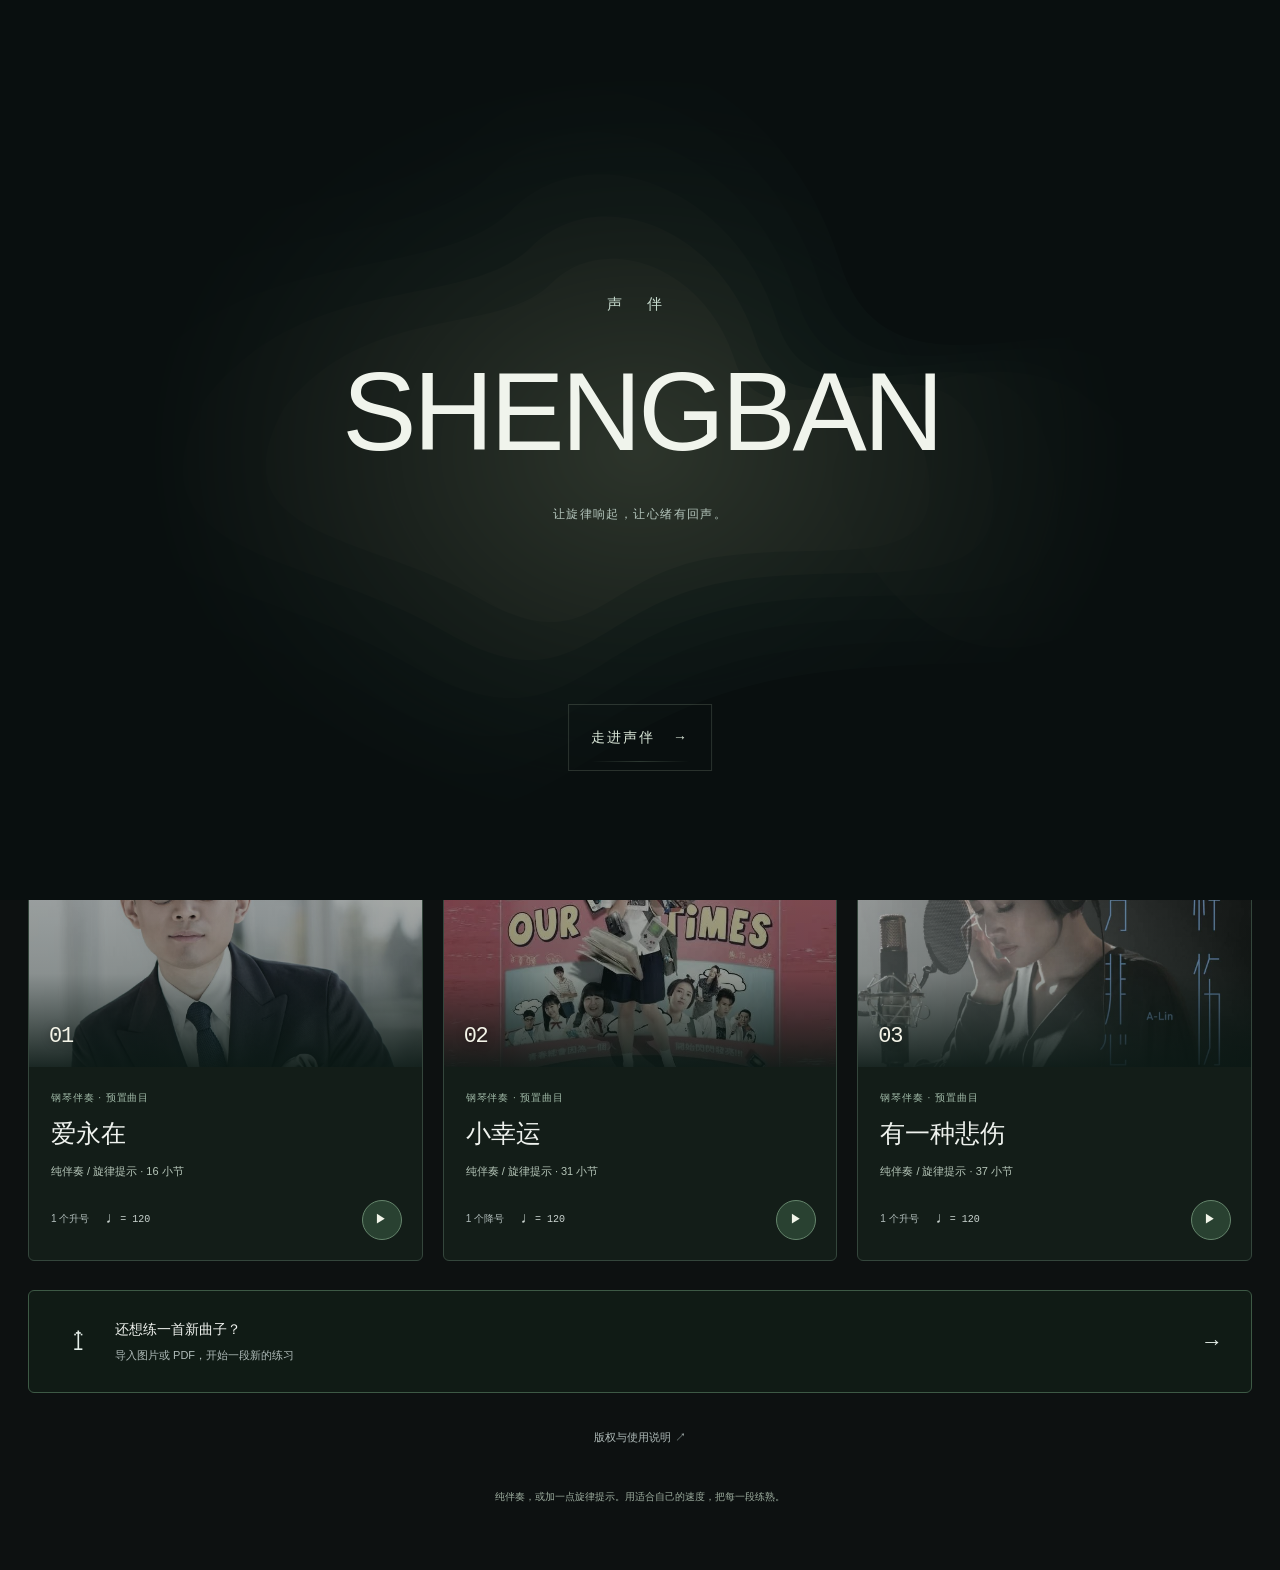
<file: index.html>
<!doctype html>
<html lang="zh-CN">
  <head>
    <meta charset="UTF-8" />
    <meta name="viewport" content="width=device-width, initial-scale=1.0" />
    <script>const chosenTheme = new URLSearchParams(location.search).get('theme'); document.documentElement.dataset.theme = ['silver', 'concert'].includes(chosenTheme) ? chosenTheme : 'studio';</script>
    <meta name="theme-color" content="#111714" />
    <title>声伴 · 音乐相伴</title>
    <link rel="manifest" href="manifest.webmanifest" />
    <link rel="icon" href="icon.svg" type="image/svg+xml" />
    <link rel="stylesheet" href="styles.css" />
    <link rel="stylesheet" href="practice.css" /><link rel="stylesheet" href="mist.css" /><link rel="stylesheet" href="motion.css" />
  <link rel="stylesheet" href="intro.css"><link rel="stylesheet" href="scenery.css"></head>
  <body>
    <div class="app-shell">
      <aside class="sidebar" aria-label="主导航">
        <a href="#" class="brand" aria-label="声伴首页"><span class="brand-mark">♪</span><span>声伴</span></a>
        <p class="brand-subtitle">你的声乐练习空间</p>
        <nav>
          <button class="nav-item active" data-view="library"><svg viewBox="0 0 24 24" fill="none" stroke="currentColor" stroke-width="1.5" aria-hidden="true"><rect x="4" y="3" width="16" height="18" rx="2"/><path d="M8 3v18M11 8h5M11 12h5M11 16h3"/></svg>我的曲目</button>
          <button class="nav-item" data-view="practice"><svg viewBox="0 0 24 24" fill="none" stroke="currentColor" stroke-width="1.5" aria-hidden="true"><circle cx="12" cy="12" r="8"/><path d="m10 8 6 4-6 4Z"/></svg>正在练习</button>
        </nav>
        <p class="sidebar-note">按自己的音域，<br>慢慢练习。</p>
        <div class="sidebar-bottom">
          
          <div class="workspace-label"><span class="workspace-symbol" aria-hidden="true">♮</span><span><b>声乐练习空间</b><small>钢琴伴奏 · 旋律提示</small></span></div>
        </div>
      </aside>

      <main>
        <header class="topbar">
          <button class="back-button" data-view="library">我的曲目</button>
          <div class="crumb">我的曲目 / 练习曲库 </div>
          <button class="new-score" data-import><span>＋</span> 导入新乐谱</button>
        </header>

        <section class="view active" id="library-view" aria-labelledby="library-title">
          <div class="library-heading">
            <div><p class="eyebrow">我的曲目</p><h1 id="library-title"><span>新的开始，</span><span>心的共振</span></h1><p class="subcopy">让熟悉的音符，陪你发现日常里的美好。</p><div class="hero-actions"><button class="primary-button" data-view="practice">开启音乐时光 <span aria-hidden="true">↗</span></button><button class="hero-import" data-import>导入你的乐谱 <span aria-hidden="true">＋</span></button></div></div>
            <div class="library-art" aria-hidden="true"><svg viewBox="0 0 240 150" fill="none" stroke="currentColor"><path opacity=".3" d="M8 42h224M8 54h224M8 66h224M8 78h224M8 90h224"/><path stroke-width="1.2" d="M28 122V28h27v94M55 28h27v94M82 28h27v94M109 28h27v94M136 28h27v94M163 28h27v94M190 28h22v94M28 122h184"/><path fill="currentColor" opacity=".28" stroke="none" d="M47 28h15v53H47zM74 28h15v53H74zM128 28h15v53h-15zM155 28h15v53h-15zM182 28h15v53h-15z"/></svg></div>
          </div>
          <div class="library-section-title"><p>你的练习曲库</p><h2>熟悉的旋律，新的进步。</h2></div>
          <div class="search-row"><label class="search"><svg viewBox="0 0 24 24" fill="none" stroke="currentColor" stroke-width="1.5" aria-hidden="true"><circle cx="10.5" cy="10.5" r="6.5"/><path d="m16 16 5 5"/></svg><input id="song-search" aria-label="搜索曲目" placeholder="寻找今天想练的曲目" /></label><span class="library-count">3 首演示曲目</span></div>
          <div class="list-heading" aria-hidden="true"><span>曲目</span><span>调号 / 速度</span><span>试听</span></div>
          <div class="score-list" id="songs" aria-label="曲目列表"></div>
          <p id="empty-library" hidden>没有找到曲目，请换个名字试试。</p>
          <button class="import-banner" data-import><span class="upload-glyph" aria-hidden="true">↥</span><span><b>还想练一首新曲子？</b><small>导入图片或 PDF，开始一段新的练习</small></span><strong aria-hidden="true">→</strong></button>
          <button class="copyright-link" id="show-rights">版权与使用说明 ↗</button>
          <p class="library-footnote">纯伴奏，或加一点旋律提示。用适合自己的速度，把每一段练熟。</p>
        </section>

        <section class="view" id="practice-view" aria-labelledby="practice-title">
          <div class="practice-head"><button class="back-button" data-view="library">← <span>曲目库</span></button><button class="back-button" id="restart">回到开头 ↶</button></div>
          <div class="piece-heading"><div class="piece-index">01</div><div><p class="eyebrow">钢琴伴奏练习</p><h1 id="practice-title">爱永在</h1><p id="practice-subtitle">16 小节 · 比赛演示曲目</p></div><div class="saved"><span>♮</span> 钢琴音色</div></div>
          <div class="practice-grid">
            <section class="score-paper" aria-label="曲目五线谱">
              <div class="paper-top"><span id="score-title">爱永在</span><span id="score-key-label">原调</span><button id="score-expand" aria-expanded="false" aria-controls="score-scroll">展开全谱</button></div>
              <p id="score-reading-hint" class="score-reading-hint">谱内上下滑动可查看全曲，也可展开全谱。</p>
              <div id="score-scroll" class="score-scroll" tabindex="0" role="region" aria-label="乐谱滚动区域">
              <p id="score-message" role="status">请从曲库选择曲目</p>
              <div id="score-container" aria-label="完整乐谱"></div>
              </div>
              <p class="preview-caption">谱面保留全部声部；“纯伴奏”只播放钢琴双手声部。</p>
            </section>
            <aside class="control-deck">
              <div class="track-tabs" role="tablist"><button class="track-tab active" data-track="accompaniment" role="tab" aria-selected="true">纯伴奏</button><button class="track-tab" data-track="melody" role="tab" aria-selected="false">旋律提示</button></div>
              <p class="track-description" id="track-description">只播放下面两行钢琴伴奏，关闭最上方主旋律。</p>
              <div class="transport"><button id="prev" aria-label="上一小节">↶</button><button class="main-play" id="main-play" aria-label="播放">▶</button><button id="next" aria-label="下一小节">↷</button></div>
              <div class="timeline"><span id="elapsed">00:00</span><input id="progress" aria-label="播放进度" type="range" step="0.01" min="0" max="100" value="0" /><span id="duration">00:00</span></div>
              <p id="position-label" class="position-label">准备乐谱</p><div class="deck-section"><div class="deck-label"><span>练习速度</span><b id="tempo-readout">120 BPM</b></div><input id="tempo" aria-label="练习速度：60 至 160 BPM" type="range" min="60" max="160" step="1" value="120" /><div class="tempo-limits"><span>60</span><span>160 BPM</span></div></div>
              <div class="deck-section key-section"><div class="deck-label"><span>练习调性</span><b id="key-readout">原调</b></div><div class="key-control"><button id="key-down" aria-label="降半音">−</button><span id="semitone">0</span><button id="key-up" aria-label="升半音">＋</button></div></div>
              <div class="practice-tools"><button id="loop-a">设置 A 点</button><button id="loop-b" disabled>设置 B 点</button></div>
              <p id="loop-status" class="control-note">选择播放位置，设置循环起止点</p>
              <button id="loop-clear" class="text-button" hidden>清除循环</button>
              <button id="count-toggle" class="count-button" aria-pressed="false">播放前倒数 4 拍</button>
              <details class="backup-panel"><summary>备用录音</summary><p id="backup-note">保持原调、原速；上方播放器支持移调与调速。</p><audio id="backup-audio" controls preload="none" aria-label="备用录音"></audio></details>
            </aside>
          </div>
        </section>
        <section id="recognition-view" class="view" aria-label="上传乐谱与自动识谱"><button class="back-link" data-view="library">← 返回曲库</button><div id="recognition-host"></div></section>
      </main>
    </div>

    <dialog id="import-dialog" aria-labelledby="import-title"><button class="modal-close" data-close aria-label="关闭">×</button><p class="eyebrow">导入乐谱</p><h2 id="import-title">选择你的乐谱类型</h2><p>同一首歌可上传 1 至 6 页印刷五线谱，核对页序后生成连续试听。</p><button class="primary-button" data-layout-choice="vocal">三行声乐谱 · 人声＋钢琴双手</button><p>可选择纯伴奏或带旋律提示的钢琴演奏。</p><button class="primary-button" data-layout-choice="piano">两行钢琴谱 · 上行＋下行</button><p>完整演奏两行，不分离主旋律。暂不支持吉他六线谱。</p><button class="primary-button" data-layout-choice="single">单行钢琴谱 · 单行五线谱</button><p>完整演奏这一行，支持最多四个降号或三个升号。</p></dialog>
    <dialog id="rights-dialog"><button class="modal-close" data-close aria-label="关闭">×</button><p class="eyebrow">使用说明</p><h2>仅使用你有权练习的乐谱</h2><p>预置曲目可直接试听。自动识谱试用会将图片上传至识谱服务器，图片与结果约 24 小时后清理；具体范围和次数限制见上传页面。</p><button class="primary-button" data-close>我知道了</button></dialog>
    <div class="toast" id="toast" role="status"></div>
    <script src="vendor/opensheetmusicdisplay.min.js"></script>
    <script type="module" src="practice-app.js"></script><script type="module" src="motion.js"></script>
  <script type="module" src="intro.js"></script><script type="module" src="practice-buttons.js"></script></body>
</html>
</file>
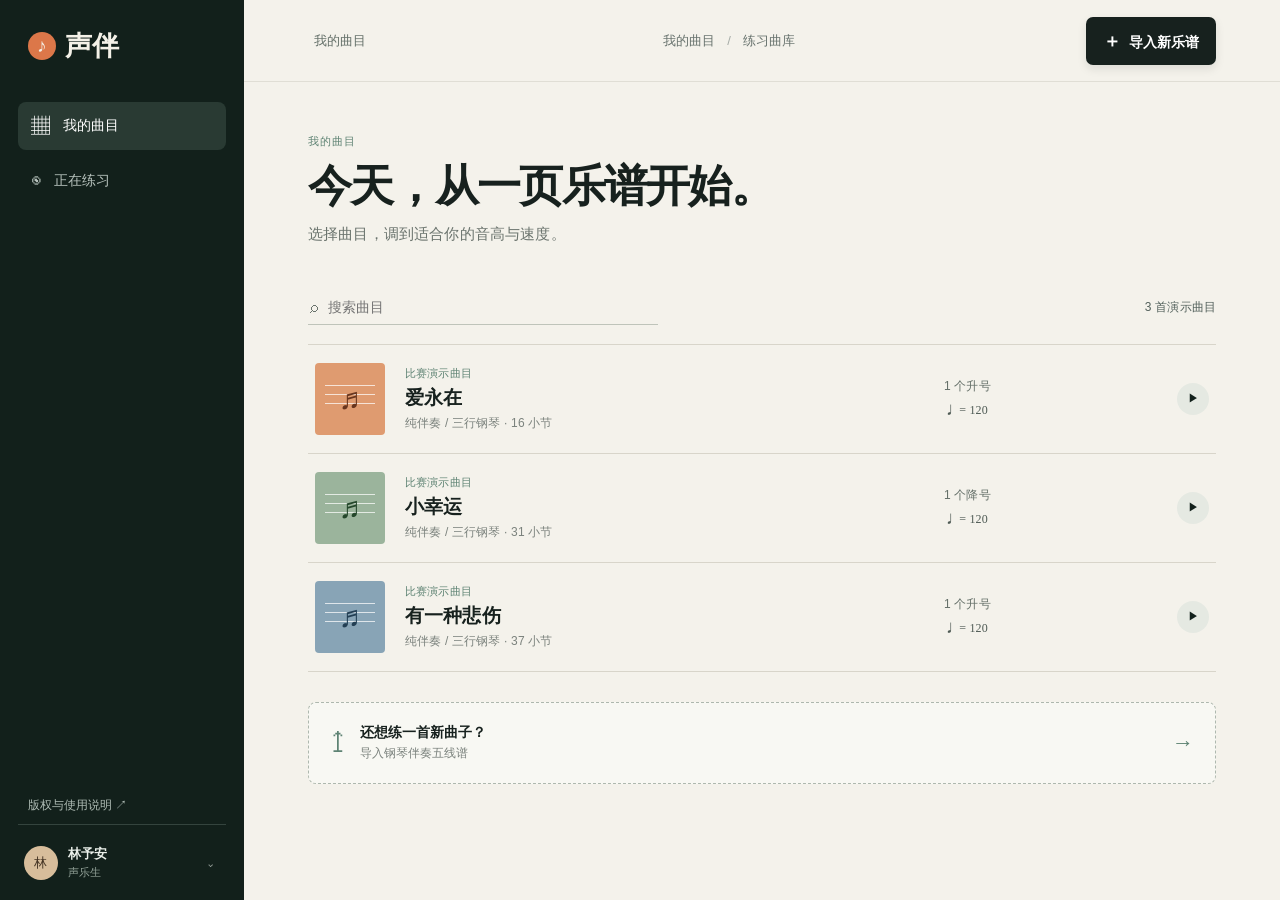
<file: 声伴-代码提交包/index.html>
<!doctype html>
<html lang="zh-CN">
  <head>
    <meta charset="UTF-8" />
    <meta name="viewport" content="width=device-width, initial-scale=1.0" />
    <meta name="theme-color" content="#17211e" />
    <title>声伴 · 声乐练习伴奏</title>
    <link rel="manifest" href="manifest.webmanifest" />
    <link rel="icon" href="icon.svg" type="image/svg+xml" />
    <link rel="stylesheet" href="styles.css" />
    <link rel="stylesheet" href="practice.css" />
  </head>
  <body>
    <div class="app-shell">
      <aside class="sidebar" aria-label="主导航">
        <a href="#" class="brand" aria-label="声伴首页"><span class="brand-mark">♪</span><span>声伴</span></a>
        <nav>
          <button class="nav-item active" data-view="library"><span>▦</span>我的曲目</button>
          <button class="nav-item" data-view="practice"><span>◉</span>正在练习</button>
        </nav>
        <div class="sidebar-bottom">
          <button class="copyright-link" id="show-rights">版权与使用说明 ↗</button>
          <div class="user"><span class="avatar">林</span><span><b>林予安</b><small>声乐生</small></span><button aria-label="账户菜单">⌄</button></div>
        </div>
      </aside>

      <main>
        <header class="topbar">
          <button class="back-button" data-view="library">我的曲目</button>
          <div class="crumb">我的曲目 <span>/</span> 练习曲库</div>
          <button class="new-score" data-import><span>＋</span> 导入新乐谱</button>
        </header>

        <section class="view active" id="library-view" aria-labelledby="library-title">
          <div class="library-heading">
            <div><p class="eyebrow">我的曲目</p><h1 id="library-title">今天，从一页乐谱开始。</h1><p class="subcopy">选择曲目，调到适合你的音高与速度。</p></div>
            
          </div>
          <div class="search-row"><label class="search"><span>⌕</span><input id="song-search" aria-label="搜索曲目" placeholder="搜索曲目" /></label><span class="library-count">3 首演示曲目</span></div>
          <div class="score-list" id="songs" aria-label="曲目列表"></div>
          <p id="empty-library" hidden>没有找到曲目，请换个名字试试。</p>
          <button class="import-banner" data-import><span class="upload-glyph">↥</span><span><b>还想练一首新曲子？</b><small>导入钢琴伴奏五线谱</small></span><strong>→</strong></button>
        </section>

        <section class="view" id="practice-view" aria-labelledby="practice-title">
          <div class="practice-head"><button class="back-button" data-view="library">← <span>曲目库</span></button><button class="back-button" id="restart">回到开头 ↶</button></div>
          <div class="piece-heading"><div class="piece-index">01</div><div><p class="eyebrow">钢琴伴奏练习</p><h1 id="practice-title">爱永在</h1><p id="practice-subtitle">16 小节 · 比赛演示曲目</p></div><div class="saved"><span>✓</span> 已保存</div></div>
          <div class="practice-grid">
            <section class="score-paper" aria-label="曲目五线谱">
              <div class="paper-top"><span id="score-title">爱永在</span><span id="score-key-label">原调</span></div>
              <p id="score-message" role="status">请从曲库选择曲目</p>
              <div id="score-container" aria-label="完整乐谱"></div>
              <p class="preview-caption">谱面保留全部声部；“纯伴奏”只播放钢琴双手声部。</p>
            </section>
            <aside class="control-deck">
              <div class="track-tabs" role="tablist"><button class="track-tab active" data-track="accompaniment" role="tab" aria-selected="true">纯伴奏</button><button class="track-tab" data-track="melody" role="tab" aria-selected="false">旋律提示</button></div>
              <p class="track-description" id="track-description">只播放下面两行钢琴伴奏，关闭最上方主旋律。</p>
              <div class="transport"><button id="prev" aria-label="上一小节">↶</button><button class="main-play" id="main-play" aria-label="播放">▶</button><button id="next" aria-label="下一小节">↷</button></div>
              <div class="timeline"><span id="elapsed">00:00</span><input id="progress" aria-label="播放进度" type="range" step="0.01" min="0" max="100" value="0" /><span id="duration">00:00</span></div>
              <p id="position-label" class="position-label">准备乐谱</p><div class="deck-section"><div class="deck-label"><span>练习速度</span><b id="tempo-readout">120 BPM</b></div><input id="tempo" aria-label="练习速度：60 至 160 BPM" type="range" min="60" max="160" step="1" value="120" /><div class="tempo-limits"><span>60</span><span>160 BPM</span></div></div>
              <div class="deck-section key-section"><div class="deck-label"><span>练习调性</span><b id="key-readout">原调</b></div><div class="key-control"><button id="key-down" aria-label="降半音">−</button><span id="semitone">0</span><button id="key-up" aria-label="升半音">＋</button></div></div>
              <div class="practice-tools"><button id="loop-a">设置 A 点</button><button id="loop-b" disabled>设置 B 点</button></div>
              <p id="loop-status" class="control-note">选择播放位置，设置循环起止点</p>
              <button id="loop-clear" class="text-button" hidden>清除循环</button>
              <button id="count-toggle" class="count-button" aria-pressed="false">播放前倒数 4 拍</button>
              <details class="backup-panel"><summary>备用录音</summary><p id="backup-note">保持原调、原速；上方播放器支持移调与调速。</p><audio id="backup-audio" controls preload="none" aria-label="备用录音"></audio></details>
            </aside>
          </div>
        </section>
      </main>
    </div>

    <dialog id="import-dialog" aria-labelledby="import-title"><button class="modal-close" data-close aria-label="关闭">×</button><p class="eyebrow">导入乐谱</p><h2 id="import-title">先准备好你的乐谱</h2><p>当前演示可播放《爱永在》《小幸运》和《有一种悲伤》。新曲目需要先识谱、校对，再加入曲库；图片自动识谱尚未接通。</p><button class="primary-button" data-close>返回曲库</button></dialog>
    <dialog id="rights-dialog"><button class="modal-close" data-close aria-label="关闭">×</button><p class="eyebrow">使用说明</p><h2>仅使用你有权练习的乐谱</h2><p>当前原型不会上传或保存图片。正式服务接入后，乐谱处理方式与保存期限会在上传前说明。</p><button class="primary-button" data-close>我知道了</button></dialog>
    <div class="toast" id="toast" role="status"></div>
    <script src="vendor/opensheetmusicdisplay.min.js"></script>
    <script type="module" src="practice-app.js"></script>
  </body>
</html>
</file>
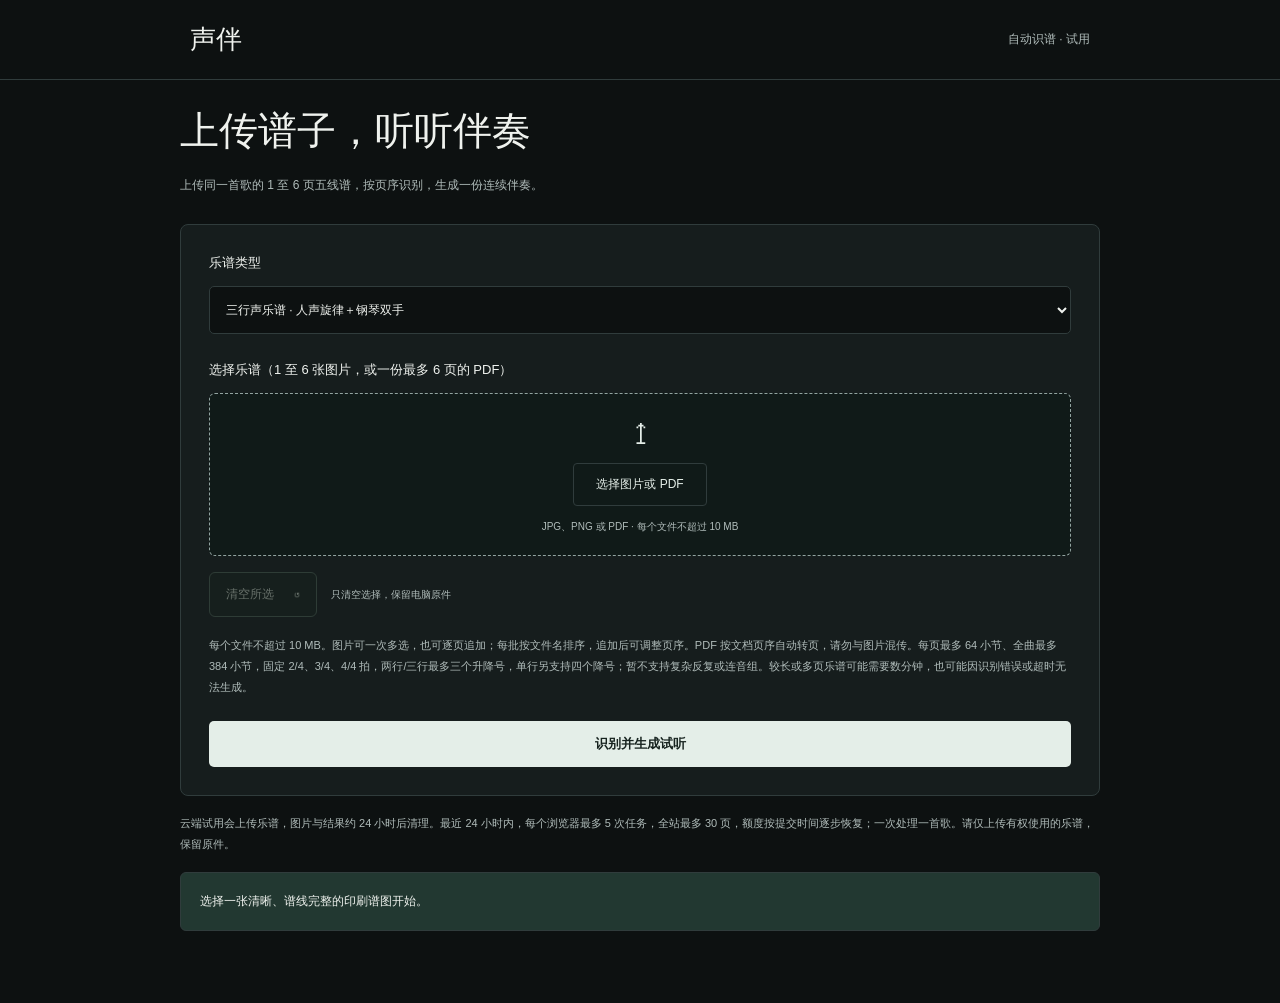
<file: labs/recognition.html>
<!doctype html>
<html lang="zh-CN">
<head>
  <meta charset="utf-8"><meta name="viewport" content="width=device-width, initial-scale=1"><base href="/">
  <title>声伴 · 自动识谱试用</title>
  <link rel="icon" href="/icon.svg"><link rel="stylesheet" href="/styles.css"><link rel="stylesheet" href="/labs/recognition.css">
<link rel="stylesheet" href="/mist.css"><link rel="stylesheet" href="/motion.css"></head>
<body data-page="recognition">
  <header class="lab-header"><a href="/">声伴</a><span>自动识谱 · 试用</span></header>
  <main class="lab-main recognition-surface">
    <h1>上传谱子，听听伴奏</h1>
    <p class="intro">上传同一首歌的 1 至 6 页五线谱，按页序识别，生成一份连续伴奏。</p>
    <form id="upload-form">
      <label for="layout">乐谱类型</label>
      <select id="layout"><option value="vocal">三行声乐谱 · 人声旋律＋钢琴双手</option><option value="piano">两行钢琴谱 · 上行＋下行完整演奏</option><option value="single">单行钢琴谱 · 完整演奏单行五线谱</option></select>
      <label for="image">选择乐谱（1 至 6 张图片，或一份最多 6 页的 PDF）</label>
      <div class="file-zone" id="file-zone"><span class="file-zone-icon" aria-hidden="true">↥</span><label class="choose-files" id="choose-files" for="image">选择图片或 PDF</label><input id="image" type="file" accept="image/jpeg,image/png,application/pdf,.pdf" multiple><p class="file-zone-hint">JPG、PNG 或 PDF · 每个文件不超过 10 MB</p><div class="file-zone-status" id="file-zone-status" hidden aria-live="polite"><span class="file-zone-check" aria-hidden="true">✓</span><div><strong id="file-summary"></strong><small id="file-subsummary"></small></div></div></div>
      <div id="page-add-row" class="page-add-row" hidden><button type="button" id="add-pages" class="reconnect-button">＋ 继续添加谱页</button><span id="page-add-hint"></span></div>
      <input id="additional-images" type="file" accept="image/jpeg,image/png,.jpg,.jpeg,.png" multiple hidden>
      <ol id="page-list" aria-label="按此页序生成伴奏"></ol>
      <div class="hold-row"><button type="button" id="clear-pages" class="hold-button" disabled><span>清空所选</span><span aria-hidden="true">↺</span></button><span class="hold-hint">只清空选择，保留电脑原件</span></div>
      <p class="limits">每个文件不超过 10 MB。图片可一次多选，也可逐页追加；每批按文件名排序，追加后可调整页序。PDF 按文档页序自动转页，请勿与图片混传。每页最多 64 小节、全曲最多 384 小节，固定 2/4、3/4、4/4 拍，两行/三行最多三个升降号，单行另支持四个降号；暂不支持复杂反复或连音组。较长或多页乐谱可能需要数分钟，也可能因识别错误或超时无法生成。</p>
      <button id="submit" class="primary-button">识别并生成试听</button>
    </form>
    <p id="privacy-note" class="privacy-note">云端试用会上传乐谱，图片与结果约 24 小时后清理。最近 24 小时内，每个浏览器最多 5 次任务，全站最多 30 页，额度按提交时间逐步恢复；一次处理一首歌。请仅上传有权使用的乐谱，保留原件。</p>
    
    <section id="waiting-scene" hidden></section>
    <p id="status" role="status" aria-live="polite">选择一张清晰、谱线完整的印刷谱图开始。</p>
    <ol id="processing-steps" class="processing-steps" aria-label="生成步骤" hidden><li data-step="uploading">上传与转页</li><li data-step="recognizing">识谱</li><li data-step="checking">检查</li><li data-step="completed">试听</li></ol>
    <p id="elapsed" class="privacy-note" hidden></p>
    <button id="reconnect" class="reconnect-button" hidden>继续查看任务</button>
    <section id="result" hidden aria-label="识谱结果">
      <div class="result-heading"><h2 id="result-title">自动识别试听</h2><span id="details"></span></div>
      <section id="partial-result" class="partial-result" hidden aria-label="部分识别结果"><p id="partial-summary"></p><p id="partial-reason"></p><p id="partial-next"></p></section>
      <p id="notice"></p><p id="rhythm-summary"></p><ul id="warnings"></ul>
      <div class="playback-panel">
        <div class="mode-tabs" role="tablist" aria-label="播放模式"><button role="tab" data-mode="accompaniment" aria-selected="true">纯伴奏</button><button role="tab" data-mode="melody" aria-selected="false">旋律提示</button></div>
        <p id="mode-description">只播放下方钢琴双手伴奏。</p>
        <div class="playback-controls"><button id="restart">回到开头</button><button id="play">播放</button><span id="position">00:00</span></div>
        <label for="tempo">练习速度 <output id="tempo-label">120 BPM</output></label><input id="tempo" type="range" min="60" max="160" value="120">
      </div>
      <button type="button" id="download-score" class="reconnect-button" disabled>下载识别乐谱（MusicXML）</button>
      <p class="reading-note" id="reading-note">向下滑动查看完整乐谱；播放与谱面均来自本次上传，未经人工校正。</p>
      <div class="score-wrap"><div id="score" aria-label="本次识别的完整乐谱"></div></div>
    </section>
  </main>
  <script src="/vendor/opensheetmusicdisplay.min.js"></script><script type="module" src="/labs/recognition.js"></script>
<script type="module" src="/motion.js"></script></body>
</html>
</file>
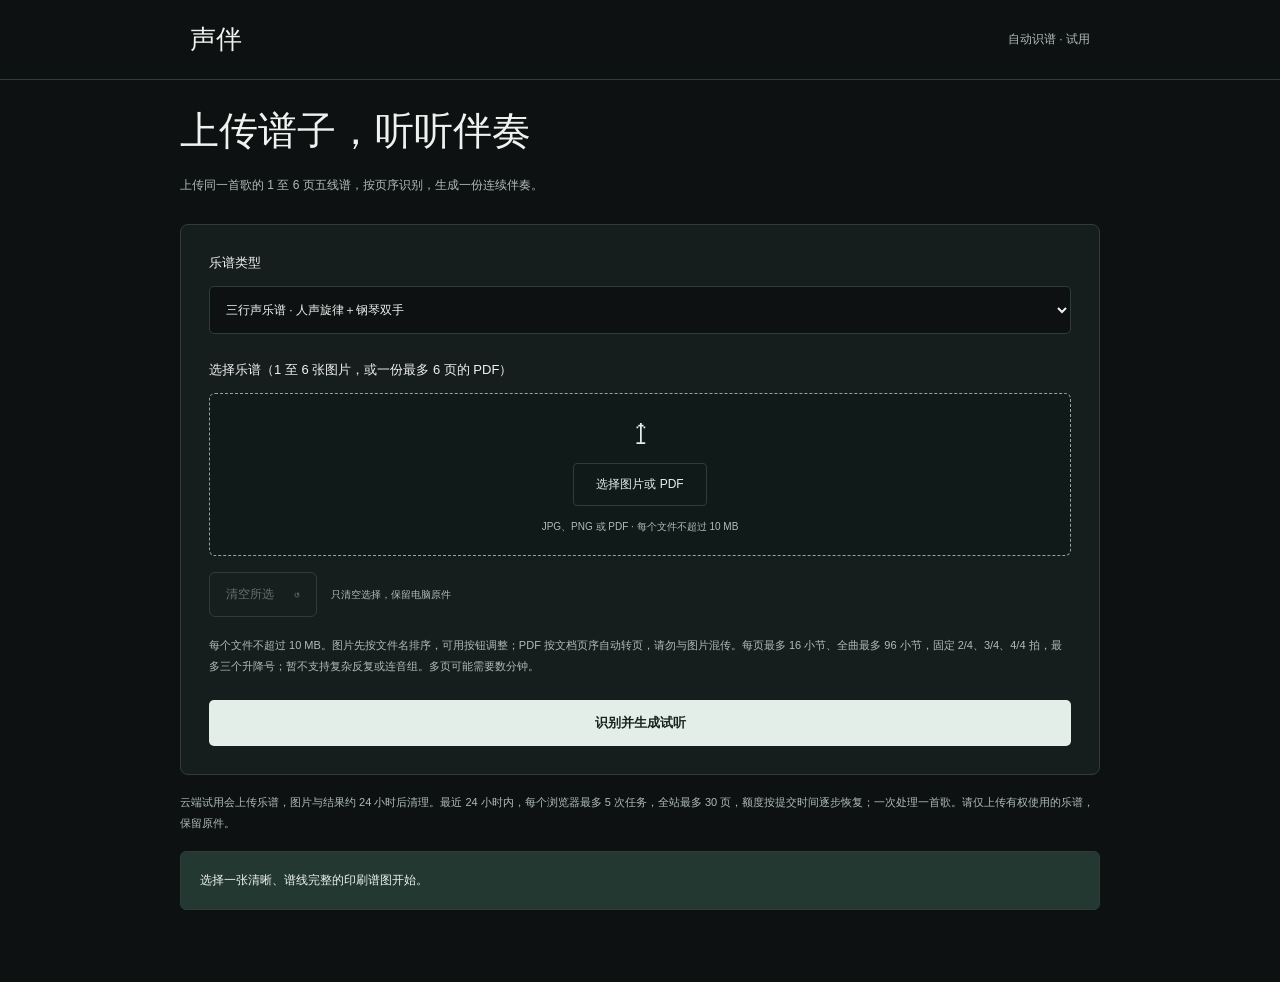
<file: 声伴-代码更新-2026-10-28/labs/recognition.html>
<!doctype html>
<html lang="zh-CN">
<head>
  <meta charset="utf-8"><meta name="viewport" content="width=device-width, initial-scale=1"><base href="/">
  <title>声伴 · 自动识谱试用</title>
  <link rel="icon" href="/icon.svg"><link rel="stylesheet" href="/styles.css"><link rel="stylesheet" href="/labs/recognition.css">
<link rel="stylesheet" href="/mist.css"><link rel="stylesheet" href="/motion.css"></head>
<body data-page="recognition">
  <header class="lab-header"><a href="/">声伴</a><span>自动识谱 · 试用</span></header>
  <main class="lab-main recognition-surface">
    <h1>上传谱子，听听伴奏</h1>
    <p class="intro">上传同一首歌的 1 至 6 页五线谱，按页序识别，生成一份连续伴奏。</p>
    <form id="upload-form">
      <label for="layout">乐谱类型</label>
      <select id="layout"><option value="vocal">三行声乐谱 · 人声旋律＋钢琴双手</option><option value="piano">两行钢琴谱 · 右手＋左手完整演奏</option></select>
      <label for="image">选择乐谱（1 至 6 张图片，或一份最多 6 页的 PDF）</label>
      <div class="file-zone"><span class="file-zone-icon" aria-hidden="true">↥</span><label class="choose-files" for="image">选择图片或 PDF</label><input id="image" type="file" accept="image/jpeg,image/png,application/pdf,.pdf" multiple><p>JPG、PNG 或 PDF · 每个文件不超过 10 MB</p></div>
      <ol id="page-list" aria-label="按此页序生成伴奏"></ol>
      <div class="hold-row"><button type="button" id="clear-pages" class="hold-button" disabled><span>清空所选</span><span aria-hidden="true">↺</span></button><span class="hold-hint">只清空选择，保留电脑原件</span></div>
      <p class="limits">每个文件不超过 10 MB。图片先按文件名排序，可用按钮调整；PDF 按文档页序自动转页，请勿与图片混传。每页最多 16 小节、全曲最多 96 小节，固定 2/4、3/4、4/4 拍，最多三个升降号；暂不支持复杂反复或连音组。多页可能需要数分钟。</p>
      <button id="submit" class="primary-button">识别并生成试听</button>
    </form>
    <p id="privacy-note" class="privacy-note">云端试用会上传乐谱，图片与结果约 24 小时后清理。最近 24 小时内，每个浏览器最多 5 次任务，全站最多 30 页，额度按提交时间逐步恢复；一次处理一首歌。请仅上传有权使用的乐谱，保留原件。</p>
    
    <section id="waiting-scene" hidden></section>
    <p id="status" role="status" aria-live="polite">选择一张清晰、谱线完整的印刷谱图开始。</p>
    <ol id="processing-steps" class="processing-steps" aria-label="生成步骤" hidden><li data-step="uploading">上传与转页</li><li data-step="recognizing">识谱</li><li data-step="checking">检查</li><li data-step="completed">试听</li></ol>
    <p id="elapsed" class="privacy-note" hidden></p>
    <button id="reconnect" class="reconnect-button" hidden>继续查看任务</button>
    <section id="result" hidden aria-label="识谱结果">
      <div class="result-heading"><h2>自动识别试听</h2><span id="details"></span></div>
      <p id="notice"></p><p id="rhythm-summary"></p><ul id="warnings"></ul>
      <div class="playback-panel">
        <div class="mode-tabs" role="tablist" aria-label="播放模式"><button role="tab" data-mode="accompaniment" aria-selected="true">纯伴奏</button><button role="tab" data-mode="melody" aria-selected="false">旋律提示</button></div>
        <p id="mode-description">只播放下方钢琴双手伴奏。</p>
        <div class="playback-controls"><button id="restart">回到开头</button><button id="play">播放</button><span id="position">00:00</span></div>
        <label for="tempo">练习速度 <output id="tempo-label">120 BPM</output></label><input id="tempo" type="range" min="60" max="160" value="120">
      </div>
      <p class="reading-note">向下滑动查看完整乐谱；播放与谱面均来自本次上传，未经人工校正。</p>
      <div class="score-wrap"><div id="score" aria-label="本次识别的完整乐谱"></div></div>
    </section>
  </main>
  <script src="/vendor/opensheetmusicdisplay.min.js"></script><script type="module" src="/labs/recognition.js"></script>
<script type="module" src="/motion.js"></script></body>
</html>
</file>
<file: styles.css>
@import url('./theme.css');
/* Application shell and shared controls. */
*{box-sizing:border-box}[hidden]{display:none!important}
body{margin:0;background:var(--background);color:var(--ink);font:14px/1.6 var(--body-font);-webkit-font-smoothing:antialiased}
button,input,select{font:inherit}button{cursor:pointer;border:0;background:none;color:inherit}button,a,input,select{-webkit-tap-highlight-color:transparent}
button:disabled{opacity:.45;cursor:not-allowed}button:focus-visible,a:focus-visible,input:focus-visible,select:focus-visible,summary:focus-visible,[tabindex]:focus-visible{outline:2px solid var(--accent);outline-offset:5px}
input::placeholder{color:var(--muted)}button,a{touch-action:manipulation}::selection{background:#69795c;color:white}.app-shell{min-height:100vh}
.sidebar{width:224px;position:fixed;inset:0 auto 0 0;background:var(--deep);border-right:1px solid #253027;display:flex;flex-direction:column;padding:34px 20px 24px;z-index:3}
.brand{display:flex;align-items:center;gap:12px;padding:0 12px;text-decoration:none;color:var(--ink);font:600 29px var(--title-font);letter-spacing:.12em}
.brand-mark{width:35px;height:39px;border:1px solid var(--accent);border-radius:12px 12px 4px 4px;display:grid;place-items:center;color:var(--accent);font:26px Georgia,serif}
.brand-subtitle{margin:13px 12px 46px;color:var(--muted);font-size:11px;letter-spacing:.18em}.sidebar nav{display:grid;gap:8px}
.nav-item{min-height:48px;padding:12px 15px;display:flex;align-items:center;gap:13px;text-align:left;color:var(--ink-soft);border-radius:6px;transition:background .2s,color .2s}
.nav-item svg{width:19px;height:19px;flex:0 0 auto}.nav-item:hover{background:#18231b;color:var(--ink)}.nav-item.active{background:#243026;color:var(--accent);box-shadow:inset 2px 0 var(--accent)}
.sidebar-note{color:#9ba89c;font:16px/1.9 var(--title-font);margin:auto 12px 28px;padding-top:50px}.copyright-link{min-height:44px;padding:10px 12px;color:var(--ink-soft);font-size:12px}
.workspace-label{border-top:1px solid var(--line);margin:12px 10px 0;padding-top:20px;display:flex;align-items:center;gap:12px}.workspace-symbol{color:var(--accent);font:25px Georgia,serif}
.workspace-label b,.workspace-label small{display:block}.workspace-label b{font-size:12px;font-weight:500}.workspace-label small{color:var(--muted);font-size:10px;margin-top:3px}
main{margin-left:224px;min-height:100vh}.topbar{height:84px;margin:0 clamp(24px,5vw,72px);border-bottom:1px solid var(--line);display:flex;align-items:center;justify-content:space-between;gap:20px}
.topbar>.back-button{display:none}.crumb{color:var(--ink-soft);font-size:12px;letter-spacing:.04em}
.new-score,.primary-button{min-height:44px;padding:12px 20px;background:var(--accent);color:var(--accent-ink);border-radius:5px;font-size:13px;font-weight:600;transition:background .2s,transform .2s}
.new-score:hover,.primary-button:hover{background:#ecd4aa;transform:translateY(-1px)}.new-score span{margin-right:6px;font-size:18px;line-height:1}
.view{display:none;padding:52px clamp(24px,5vw,72px) 72px;max-width:1440px;margin:auto}.view.active{display:block;animation:view-arrive .28s ease-out}
@keyframes view-arrive{from{opacity:.6;transform:translateY(5px)}to{opacity:1;transform:translateY(0)}}
/* Library: record-like rows and restrained score-inspired ornament. */
.library-heading{display:flex;justify-content:space-between;align-items:center;gap:30px;min-height:164px}.eyebrow{margin:0 0 17px;color:var(--accent);font-size:11px;letter-spacing:.2em;font-weight:500}
.library-heading h1{margin:0;font:500 clamp(32px,3.1vw,46px)/1.4 var(--title-font);letter-spacing:-.02em}.subcopy{color:var(--ink-soft);margin:17px 0 0;font-size:14px}
.library-art{width:210px;height:142px;flex:0 0 210px;color:var(--accent);opacity:.55}.library-art svg{display:block;width:100%;height:100%}
.search-row{margin:42px 0 18px;display:flex;align-items:center;justify-content:space-between;gap:20px}.search{display:flex;align-items:center;gap:11px;width:min(310px,65%);min-height:44px;padding:9px 12px;border:1px solid var(--line);background:#151e18;border-radius:5px;color:var(--ink-soft)}
.search svg{width:17px;height:17px;flex:0 0 auto}.search input{min-width:0;width:100%;color:var(--ink);border:0;outline:0;background:transparent;font-size:12px}.search:focus-within{border-color:var(--accent)}.library-count{color:var(--ink-soft);font-size:11px;white-space:nowrap}
.list-heading{display:grid;grid-template-columns:1fr 125px 48px;padding:0 20px 12px;color:var(--muted);font-size:10px;letter-spacing:.08em}.list-heading span:last-child{text-align:center}.score-list{border-top:1px solid var(--line)}
.score-row{display:grid;grid-template-columns:70px minmax(0,1fr) 105px 48px;gap:22px;align-items:center;padding:23px 20px;border-bottom:1px solid var(--line);cursor:pointer;transition:background .2s}.score-row:hover,.score-row:focus-within{background:#1a251d}
.score-art{height:76px;position:relative;overflow:hidden;border-radius:3px 9px 9px 3px;display:grid;place-items:center;box-shadow:inset 3px 0 rgb(0 0 0 / 20%)}
.score-art:after{content:'';position:absolute;top:-20%;left:20%;width:95px;height:120px;border:1px solid rgb(255 255 255 / 17%);border-radius:50%;transform:rotate(30deg)}.score-art span{z-index:1;font:italic 28px var(--title-font);color:#f7f0df}
.score-art i{position:absolute;height:1px;background:rgb(255 255 255 / 19%);left:10px;right:10px}.score-art i:nth-of-type(1){bottom:16px}.score-art i:nth-of-type(2){bottom:20px}.score-art i:nth-of-type(3){bottom:24px}
.art-orange{background:#705643}.art-green{background:#4c6553}.art-blue{background:#435d67}.score-kicker{color:var(--accent);font-size:10px;letter-spacing:.09em;margin:0 0 5px}.score-main{min-width:0}.score-main h2{font:500 22px/1.5 var(--title-font);margin:0}.song-title{padding:0;text-align:left;font:inherit}
.score-main p:last-child{color:var(--ink-soft);font-size:11px;margin:7px 0 0;line-height:1.7}.score-meta{display:grid;gap:7px;color:var(--ink-soft);font-size:11px}.score-meta b{color:#c4cec2;font:11px var(--number-font);font-weight:400}
.row-actions{display:flex;justify-content:flex-end}.play-mini{width:44px;height:44px;border-radius:50%;border:1px solid #53614c;color:var(--accent);font-size:12px;padding-left:5px;transition:background .2s,color .2s}.score-row:hover .play-mini{background:var(--accent);color:var(--accent-ink);border-color:var(--accent)}
.import-banner{width:100%;margin-top:28px;padding:25px 24px;display:flex;gap:18px;align-items:center;text-align:left;border:1px dashed #596349;border-radius:6px;background:#19221a;transition:background .2s,border-color .2s}.import-banner:hover{background:#242e21;border-color:var(--accent)}
.upload-glyph{width:40px;height:40px;display:grid;place-items:center;color:var(--accent);font-size:26px}.import-banner b,.import-banner small{display:block}.import-banner b{font-size:14px;font-weight:500}.import-banner small{margin-top:6px;color:var(--ink-soft);font-size:11px;line-height:1.7}.import-banner strong{color:var(--accent);font-size:22px;font-weight:400;margin-left:auto}
.library-footnote{color:var(--muted);margin:21px 0 0;font-size:11px;line-height:1.8}#empty-library{padding:35px 20px;color:var(--ink-soft);border-bottom:1px solid var(--line)}
.back-button,.back-link{color:var(--ink-soft);font-size:12px;min-height:44px;padding:8px 0}.back-button:hover,.back-link:hover{color:var(--accent)}
/* Dialogs, focus and recovery feedback. */
dialog{width:min(530px,calc(100% - 32px));max-height:calc(100dvh - 40px);overflow:auto;border:1px solid #4b5944;border-radius:12px;padding:38px;background:#1c261e;color:var(--ink);box-shadow:0 35px 120px rgb(0 0 0 / 60%)}
dialog::backdrop{background:rgb(3 8 5 / 75%);backdrop-filter:blur(6px)}dialog h2{font:500 29px/1.45 var(--title-font);margin:0}dialog>p:not(.eyebrow){font-size:13px;color:var(--ink-soft);line-height:1.9;margin:16px 0 23px}dialog .primary-button{width:100%;text-align:left;padding:15px 18px}
.modal-close{position:absolute;right:12px;top:10px;width:44px;height:44px;color:var(--ink-soft);font-size:24px}.text-button{color:var(--ink-soft);text-decoration:underline;text-underline-offset:4px;font-size:12px}
.toast{position:fixed;bottom:28px;left:50%;max-width:calc(100vw - 36px);transform:translate(-50%,150px);padding:14px 22px;background:#efe4cd;color:#2d3026;border-radius:7px;box-shadow:var(--shadow);font-size:13px;opacity:0;transition:transform .25s,opacity .25s;z-index:8}.toast.show{transform:translate(-50%,0);opacity:1}
.preview-label{padding:3px 8px;color:var(--accent);border:1px solid var(--line);font-size:10px;margin-left:15px;border-radius:3px}
@media(max-width:1100px){.sidebar{width:200px;padding-inline:15px}main{margin-left:200px}.library-art{width:140px;flex-basis:140px}.score-row{gap:16px;padding-inline:10px}}
@media(max-width:820px){
 .sidebar{position:absolute;width:100%;height:70px;inset:0 0 auto;padding:0 22px;flex-direction:row;align-items:center;border-right:0;border-bottom:1px solid var(--line)}.brand{padding:0;font-size:24px;gap:10px}.brand-mark{width:28px;height:32px;font-size:23px}.brand-subtitle{margin:0 0 0 auto;font-size:10px;letter-spacing:.08em}.sidebar nav,.sidebar-note,.sidebar-bottom{display:none}
 main{margin:0;padding-top:70px}.topbar{height:68px;margin:0 22px;gap:12px}.topbar>.back-button{display:block}.crumb{display:none}.new-score{font-size:12px;padding:10px 14px}.view{padding:32px 22px 48px}.library-heading{min-height:0}.library-heading h1{font-size:32px;line-height:1.5}.library-art{display:none}.eyebrow{font-size:10px;margin-bottom:12px}.subcopy{font-size:12px;line-height:1.9;margin-top:12px}
 .search-row{margin-top:28px;gap:12px}.search{width:64%;padding:8px 10px}.library-count{font-size:10px}.list-heading{display:none}.score-row{grid-template-columns:52px minmax(0,1fr) 44px;padding:20px 0;gap:13px}.score-art{height:65px}.score-art span{font-size:25px}.score-main h2{font-size:20px}.score-kicker{font-size:9px}.score-main p:last-child{font-size:10px;margin-top:5px}.score-meta{display:none}
 .import-banner{padding:20px 14px;gap:10px}.upload-glyph{flex:0 0 28px;width:28px;font-size:23px}.import-banner b{font-size:13px}.import-banner small{font-size:10px}.library-footnote{font-size:10px}dialog{padding:32px 24px 25px}dialog h2{font-size:26px}.preview-label{display:none}
}
@media(max-width:350px){.view{padding-inline:16px}.topbar{margin-inline:16px}.sidebar{padding-inline:16px}.library-heading h1{font-size:28px}.brand-subtitle{font-size:9px}.score-row{gap:9px;grid-template-columns:44px minmax(0,1fr) 44px}.score-art{height:58px}.score-main h2{font-size:18px}.score-main p:last-child{font-size:9px}}
@media(prefers-reduced-motion:reduce){*,*:before,*:after{animation:none!important;transition:none!important;scroll-behavior:auto!important}}
</file>
<file: practice.css>
/* Practice desk: dark controls with a separate readable score surface. */
.practice-head{display:flex;justify-content:space-between;gap:20px}.piece-heading{display:flex;align-items:center;gap:23px;margin:24px 0 34px}.piece-index{padding-right:21px;border-right:1px solid var(--line);color:var(--accent);font:17px var(--number-font)}
.piece-heading h1{margin:0;font:500 39px/1.4 var(--title-font)}.piece-heading .eyebrow{margin-bottom:8px}.piece-heading p:last-child{color:var(--ink-soft);margin:8px 0 0;font-size:12px}.saved{color:var(--moss);font-size:11px;margin-left:auto}.saved span{margin-right:7px}
.practice-grid{display:grid;grid-template-columns:minmax(0,1.35fr) minmax(300px,.75fr);gap:26px;align-items:start}
.score-paper{min-width:0;height:auto;padding:23px 19px 16px;background:var(--paper);color:var(--score-ink);border:1px solid #d9d2c3;border-radius:4px;box-shadow:var(--shadow);color-scheme:light}
.paper-top{display:flex;align-items:center;gap:10px;flex-wrap:wrap;padding:0 2px 13px;border-bottom:1px solid #cdc9be;font:14px var(--title-font)}.paper-top>span:first-child{margin-right:auto;font-weight:600}.paper-top>span:nth-child(2){color:#586450;font:11px var(--body-font)}
#score-expand{padding:8px 12px;min-height:44px;border:1px solid #b5bcae;border-radius:4px;background:#e7e7dc;color:var(--score-ink);font-size:11px;white-space:nowrap}#score-expand[aria-expanded=true]{background:#d6dfcf;border-color:#6d8064}
.score-reading-hint,.preview-caption{color:#596252;font-size:11px;line-height:1.8;margin:11px 0}.preview-caption{padding-top:12px;margin-bottom:0;border-top:1px solid #d6d1c3}
.score-scroll{max-height:65vh;overflow:auto;scrollbar-gutter:stable;-webkit-overflow-scrolling:touch}.score-paper.is-expanded .score-scroll{max-height:none;overflow:visible;scrollbar-gutter:auto}
#score-container{width:100%;min-width:0;background:white;border-radius:2px}#score-container svg{display:block;max-width:100%}.score-paper :focus-visible{outline-color:#446448}
.control-deck{position:sticky;top:22px;padding:25px;background:var(--surface);border:1px solid var(--line);border-radius:9px;box-shadow:0 10px 32px rgb(0 0 0 / 12%)}
.track-tabs{display:grid;grid-template-columns:1fr 1fr;padding:4px;gap:4px;border:1px solid var(--line);border-radius:6px;background:#111a14}.track-tab{padding:11px 5px;min-height:44px;font-size:13px;color:var(--ink-soft);border-radius:3px}.track-tab.active{background:#d8c29d;color:var(--accent-ink);font-weight:600}
.track-description{color:var(--ink-soft);font-size:11px;line-height:1.8;min-height:40px;margin:16px 0 18px}.transport{display:flex;align-items:center;justify-content:center;gap:27px}.transport button:not(.main-play){color:#c0ccbc;font-size:23px;width:44px;height:44px}
.main-play{width:61px;height:61px;border-radius:50%;background:var(--accent);color:var(--accent-ink);padding-left:5px;font-size:20px;box-shadow:0 5px 18px rgb(0 0 0 / 23%)}
.timeline{display:grid;grid-template-columns:39px minmax(0,1fr) 39px;align-items:center;gap:10px;margin:23px 0 12px;color:var(--ink-soft);font:10px var(--number-font)}.timeline input{width:100%;min-width:0}input[type=range]{accent-color:var(--accent);cursor:pointer;min-height:28px}.position-label{color:var(--ink-soft);text-align:center;font-size:11px;margin:0 0 23px}
.deck-section{padding:19px 0;border-top:1px solid var(--line)}.deck-section>input{width:100%}.deck-label{display:flex;justify-content:space-between;align-items:center;margin-bottom:9px;font-size:12px}.deck-label b{color:var(--accent);font:12px var(--number-font)}.tempo-limits{display:flex;justify-content:space-between;color:var(--muted);font:10px var(--number-font)}
.key-control{display:flex;gap:16px;align-items:center}.key-control button{width:44px;height:40px;border:1px solid #526044;border-radius:4px;background:#222d20;color:var(--accent);font-size:21px}.key-control span{min-width:30px;text-align:center;font:14px var(--number-font)}
.practice-tools{display:grid;grid-template-columns:1fr 1fr;gap:10px;margin-top:3px}.practice-tools button,.count-button{min-height:44px;border:1px solid var(--line);border-radius:4px;color:var(--ink-soft);font-size:11px;padding:10px 6px}.practice-tools button:hover,.count-button:hover{border-color:#748062;color:var(--ink)}
.control-note{color:var(--ink-soft);font-size:10px;line-height:1.8;margin:10px 0 14px}.count-button{width:100%;margin-top:3px}.count-button.active{background:var(--moss-light);border-color:var(--moss);color:var(--ink)}#loop-clear{display:block;margin:0 auto 14px;min-height:36px}
.backup-panel{border-top:1px solid var(--line);margin-top:23px;padding-top:17px;color:var(--ink-soft);font-size:11px}.backup-panel summary{cursor:pointer;min-height:26px}.backup-panel p{font-size:11px;line-height:1.8}.backup-panel audio{width:100%;height:36px;display:block;margin-top:12px}
@media(max-width:1140px){.practice-grid{grid-template-columns:minmax(0,1fr)}.control-deck{position:static;max-width:620px;width:100%}.score-scroll{max-height:62vh}}
@media(max-width:820px){.piece-heading{margin:14px 0 24px;gap:13px}.piece-heading h1{font-size:31px}.piece-heading p:last-child{font-size:11px}.piece-index,.saved{display:none}.practice-grid{gap:22px}.score-paper{padding:16px 10px}.score-scroll{max-height:45vh}.paper-top{gap:7px}.score-reading-hint,.preview-caption{font-size:10px}.control-deck{padding:22px}.track-description{min-height:0}}
</file>
<file: mist.css>
/* User-selected direction: charcoal, mist green and white controls. */
:root{--background:#0d1111;--deep:#090d0e;--surface:#161d1d;--surface-raised:#202b2b;--ink:#eff2ee;--ink-soft:#b0bcba;--muted:#92a3a0;--line:#303c3c;--moss:#adc9bf;--moss-light:#223831;--accent:#e4eee8;--accent-ink:#17231f;--title-font:var(--body-font);--paper:#eeeee7}
body{background:var(--background)}
.sidebar{background:#0a0f10;border-color:#253031}.brand{font-weight:550;letter-spacing:.08em}.brand-mark{color:#dcece4;border-color:#547369}.brand-subtitle{color:#9eafaa}.sidebar-note{font:14px/2 var(--body-font);color:#afc3b9}
.nav-item.active{background:#1e2b28;color:#f1f5f0}.new-score,.primary-button{background:#e4eee8;color:#17231f;border-color:#e4eee8}.new-score:hover,.primary-button:hover{background:white}
.library-heading{position:relative;min-height:240px;padding:25px 28px;border:1px solid #2c3b39;border-radius:8px;overflow:hidden;isolation:isolate;background:linear-gradient(125deg,#1e2a28,#121b1c 65%,#1b2929)}
.library-heading:before{content:'';position:absolute;inset:0;background:radial-gradient(ellipse at 75% 0,#637f6b40,transparent 60%);z-index:-1}
.library-heading>div:first-child{position:relative;z-index:1}.library-heading h1{font-size:40px;font-weight:450;letter-spacing:-.04em}.library-heading .eyebrow{color:#b9d2c4}.library-heading .subcopy{max-width:340px;line-height:1.9;color:#c0ceca}
.library-art{position:absolute;right:-50px;top:-10px;width:60%;height:270px;opacity:.52;z-index:-1;mask-image:linear-gradient(90deg,transparent,black 35%)}
.search,.track-tabs{background:#101818}.score-row:hover,.score-row:focus-within{background:#172322}.score-kicker{color:#acbfb7}.score-art{background:#233a35}.art-blue{background:#2b4045}.art-orange{background:#3b413a}.score-art span{color:#e2eae3;font-family:var(--number-font);font-style:normal;font-size:22px}.score-main h2{font-size:22px;font-weight:450}.score-meta b{color:#c9d3cf}.play-mini{border-color:#55766b}.import-banner{background:#14211f;border:1px solid #3d554e}.import-banner:hover{background:#21352e;border-color:#adc9bf}
.control-deck{background:#151e1d}.track-tab.active{background:var(--accent)}.key-control button{background:#20312c;border-color:#48665b}.piece-heading h1{font-weight:450}.piece-heading .eyebrow{color:#aac7ba}.score-paper{border-color:#d0d5cb}.paper-top{font-family:var(--body-font)}
dialog{background:#172321;border-color:#587166}dialog h2{font-size:28px}.toast{background:#e2eee6;color:#15201b}
.lab-main h1{font-weight:450}.recognition-surface .preview-note{background:#17231f;color:#c1d6c9}.file-zone{background:#101a18}.processing-steps [aria-current=step]{background:#263c32;border-color:#93b6a1}.playback-panel{background:#151e1d}
@media(max-width:820px){.library-heading{min-height:225px;padding:24px 20px;align-items:flex-start}.library-heading h1{font-size:29px}.library-heading .subcopy{font-size:12px;max-width:245px}.library-art{display:block;width:100%;right:-80px;top:25px;opacity:.4}.sidebar{background:#0b1010}.brand{font-size:24px}}
</file>
<file: motion.css>
/* Motion is decorative; native controls and real labels retain semantics. */
.visually-hidden{position:absolute!important;width:1px!important;height:1px!important;padding:0!important;margin:-1px!important;overflow:hidden!important;clip:rect(0,0,0,0)!important;white-space:nowrap!important;border:0!important}
.contour-field{width:100%;height:100%;overflow:visible}.contour-field .contour-group{transform-origin:50% 50%;animation:contour-drift 16s ease-in-out infinite alternate}.contour-field .contour-secondary{animation-direction:alternate-reverse;animation-duration:20s}
@keyframes contour-drift{from{transform:translate(-2%,2%) rotate(-4deg) scale(.95)}to{transform:translate(4%,-3%) rotate(5deg) scale(1.09)}}
.tempo-roller{display:inline-flex;align-items:baseline;justify-content:flex-end;gap:8px;min-width:105px;line-height:1.25;color:var(--accent);font-family:var(--number-font);font-variant-numeric:tabular-nums}.tempo-roller .digit-strip{display:flex;font-size:26px;font-weight:450;letter-spacing:-.06em}.tempo-roller .digit{position:relative;display:inline-block;width:.63em;height:1.25em;overflow:hidden}.digit>span{display:block;line-height:1.25em}.digit .digit-old{position:absolute;inset:0;animation:digit-out .24s both}.digit .digit-new{animation:digit-in .24s both}.tempo-roller small{font:10px var(--number-font);letter-spacing:.07em;color:var(--ink-soft)}
@keyframes digit-in{from{opacity:.3;transform:translateY(var(--digit-enter,100%))}to{opacity:1;transform:translateY(0)}}
@keyframes digit-out{to{opacity:0;transform:translateY(var(--digit-exit,-100%))}}
.deck-label:has(.tempo-roller){min-height:40px;margin-bottom:12px}
input.tempo-slider{appearance:none;-webkit-appearance:none;width:100%;height:44px;min-height:44px;background:transparent;margin:0;outline-offset:4px}
input.tempo-slider::-webkit-slider-runnable-track{height:6px;border-radius:4px;background:linear-gradient(90deg,#b8cdbf var(--range-fill),#3a4b45 var(--range-fill));border:0}
input.tempo-slider::-webkit-slider-thumb{appearance:none;-webkit-appearance:none;width:20px;height:28px;margin-top:-11px;border:3px solid #e3ece4;border-radius:6px;background:linear-gradient(90deg,#bed0c1 43%,#637f70 45%,#637f70 54%,#bed0c1 56%);box-shadow:0 3px 12px #0005;transition:box-shadow .2s,scale .2s}
input.tempo-slider:active::-webkit-slider-thumb{box-shadow:0 0 0 7px #adc9bf19;scale:1.06}
input.tempo-slider::-moz-range-track{height:6px;background:#3a4b45;border-radius:4px}input.tempo-slider::-moz-range-progress{height:6px;background:#b8cdbf}input.tempo-slider::-moz-range-thumb{width:16px;height:24px;background:#d5e2d7;border:2px solid #e3ece4;border-radius:5px}
.waiting-scene{position:relative;isolation:isolate;overflow:hidden;padding:32px;margin-top:24px;background:#111c19;border:1px solid #415b4c;border-radius:9px;color:#f0f4ed}.waiting-scene[hidden]{display:none}.waiting-atmosphere{position:absolute;width:400px;height:400px;right:-120px;top:-120px;opacity:.37;z-index:-1;mask-image:radial-gradient(ellipse,black,transparent 70%)}
.waiting-label{font-size:10px;letter-spacing:.16em;color:#b0c5b7;margin:0 0 20px}.waiting-scene h2{font:400 27px/1.5 var(--body-font);margin:0 0 8px}.waiting-message{color:#c2d1c7;font-size:12px;line-height:1.8;margin:0}.waiting-meta{display:flex;align-items:center;justify-content:space-between;gap:18px;margin:23px 0 19px;font-size:12px;color:#b6c9ba}.waiting-meta strong{color:#edf3eb;font:23px var(--number-font);font-weight:400}.waiting-meta small{margin-left:5px;font-size:11px;color:#bdcdbf}
.wave-tray{height:64px;display:flex;align-items:center;justify-content:center;gap:4px;border:1px solid #405a49;border-radius:35px;background:#1d3328;overflow:hidden}.wave-tray i{display:block;width:3px;border-radius:3px;height:var(--wave-h,18px);background:#d4e8d2;animation:wave-breathe 1.2s ease-in-out infinite alternate;animation-delay:var(--wave-delay,0s);transform-origin:center}
@keyframes wave-breathe{from{transform:scaleY(.25);opacity:.45}to{transform:scaleY(1);opacity:1}}
.waiting-steps{display:grid;grid-template-columns:repeat(4,1fr);gap:6px;list-style:none;padding:0;margin:26px 0 0}.waiting-steps li{border-top:1px solid #405349;padding-top:10px;color:#9cb3a3;font-size:11px;line-height:1.8}.waiting-steps li:before{content:attr(data-number);display:block;font:10px var(--number-font);margin-bottom:7px;color:#94b49e}.waiting-steps [aria-current=step]{color:#eff4e9;border-color:#cfdfc8}.waiting-steps .finished{border-color:#95b59c;color:#bed1bf}
.waiting-actions{display:flex;gap:10px;margin:24px 0 15px;flex-wrap:wrap}.waiting-actions button{border:1px solid #5a7261;border-radius:4px;padding:10px 15px;min-height:44px;font-size:12px;color:#e4ece0;background:#20372b}.waiting-actions button:hover{background:#334d3b}.waiting-footnote{font-size:11px;line-height:1.9;color:#b5c6b8;margin:0}.waiting-scene.is-paused i,.waiting-scene.is-paused .contour-group{animation-play-state:paused}.waiting-scene.is-done i{animation:none;transform:scaleY(.25)}
#preview-wait{margin-top:7px}.effects-link{font-size:11px;color:#bacfc2;text-underline-offset:4px;min-height:44px;display:inline-flex;align-items:center;padding:7px 0}.preview-toolbar{display:flex;align-items:center;gap:18px;margin-bottom:14px;flex-wrap:wrap}
@media(max-width:600px){.waiting-scene{padding:23px 19px}.waiting-scene h2{font-size:24px}.waiting-meta{gap:10px;font-size:11px}.waiting-meta strong{font-size:21px}.wave-tray{gap:3px}.waiting-steps{gap:4px}.waiting-steps li{font-size:10px}.waiting-label{letter-spacing:.1em}.tempo-roller .digit-strip{font-size:24px}}
@media(prefers-reduced-motion:reduce){.contour-group,.wave-tray i,.digit .digit-new,.digit .digit-old{animation:none!important}.digit .digit-old{display:none}}

.hold-row{display:flex;align-items:center;gap:14px;flex-wrap:wrap;margin:16px 0}.hold-hint{font-size:10px;color:var(--ink-soft)}.hold-button{position:relative;isolation:isolate;overflow:hidden;display:inline-flex;align-items:center;gap:20px;padding:12px 16px;min-height:44px;border:1px solid #546b5d;border-radius:6px;background:#17231d;color:#e0ecdd;font-size:12px;user-select:none;touch-action:pan-y;-webkit-touch-callout:none}.hold-button:before{content:'';position:absolute;inset:0;width:var(--hold-fill,0%);background:#8eaa8f;z-index:-1}.hold-button.is-holding{color:#fff;border-color:#bad0b4}.hold-button:disabled{opacity:.4;cursor:default}.hold-button:disabled:before{display:none}
.new-score,.primary-button{transition:background .18s,box-shadow .18s,transform .18s}.new-score:hover,.primary-button:hover{box-shadow:0 0 0 3px #c2dbc514}.new-score:active,.primary-button:active{transform:translateY(1px)}


.instant-action{transition:box-shadow .18s,background .18s}.instant-action:hover{box-shadow:0 0 0 4px #bbd2bd18}.instant-action:active{transform:scale(.96)}
</file>
<file: intro.css>
.opening-scene{position:fixed;inset:0;z-index:30;display:grid;place-items:center;background:#090f0f;color:#f0f4ec;isolation:isolate;overflow:hidden}.opening-scene[hidden]{display:none}
.opening-contours{position:absolute;width:min(1100px,140vw);height:100vh;opacity:.2;inset:0;margin:auto;z-index:-1;mask-image:radial-gradient(ellipse,black,transparent 65%)}
.opening-center{text-align:center;width:100%;padding:20px}.opening-center>p:first-child{font-size:15px;letter-spacing:.7em;color:#c4d8cb;margin:0 0 26px}.opening-word{display:flex;justify-content:center;gap:.025em;font:500 clamp(32px,8.7vw,128px)/1.25 var(--body-font);letter-spacing:-.055em}
.opening-word span{position:relative;display:block}.opening-scene.is-playing .opening-word span{animation:tech-reveal 1.1s calc(var(--letter)*.09s) both}.opening-word span:after{content:'';position:absolute;inset:0;border:1px dotted #b4d1bc;opacity:0}.is-playing .opening-word span:after{animation:letter-scan .9s calc(var(--letter)*.09s) both}
.opening-caption{font-size:12px;color:#b5c6bd;margin-top:24px;letter-spacing:.12em}.opening-skip{position:absolute;right:28px;top:24px;padding:12px 19px;min-height:44px;border:1px solid #5b7565;border-radius:4px;background:#1d3026;color:#e4ece0;font-size:12px}.opening-note{position:absolute;bottom:30px;font-size:10px;letter-spacing:.16em;color:#94afa0}
@keyframes tech-reveal{0%{color:transparent;-webkit-text-stroke:1px #a9c2af;opacity:.1;transform:translateY(7px)}35%{color:transparent;-webkit-text-stroke:1px #a9c2af;opacity:1}65%{color:#e8f0e3;-webkit-text-stroke:0 transparent}100%{color:#f0f4ec;transform:translateY(0)}}
@keyframes letter-scan{10%,55%{opacity:.6}100%{opacity:0}}
@media(prefers-reduced-motion:reduce){.opening-scene.is-playing .opening-word span,.is-playing .opening-word span:after{animation:none}.opening-word span:after{display:none}}

/* A quiet text entrance below the wordmark, rather than a corner button. */
.opening-center{transform:translateY(-4vh)}
.opening-skip{left:50%;right:auto;top:auto;bottom:15%;transform:translateX(-50%);width:max-content;max-width:86vw;min-height:48px;padding:15px 17px;border:0;border-radius:0;background:transparent;color:#dce9da;font:400 14px/1.8 var(--body-font);letter-spacing:.13em;text-align:center}
.opening-skip:after{content:'';position:absolute;bottom:3px;left:12%;right:12%;height:1px;background:linear-gradient(90deg,transparent,#92aa91a6,transparent);transition:left .25s,right .25s}
.opening-skip span{display:inline-block;margin-left:13px;transition:transform .2s}.opening-skip:hover span{transform:translateX(5px)}.opening-skip:hover:after{left:0;right:0}.opening-skip:hover{color:#fff}
@media(max-width:600px){.opening-skip{font-size:12px;letter-spacing:.07em;bottom:17%;padding-inline:8px}.opening-skip span{margin-left:6px}.opening-caption{font-size:11px;letter-spacing:.06em}}
@media(max-height:540px){.opening-center{transform:translateY(-6vh)}.opening-word{font-size:clamp(32px,7vw,80px)}.opening-center>p:first-child{margin-bottom:10px}.opening-caption{margin-top:10px}.opening-skip{bottom:9%;padding-block:8px}.opening-note{bottom:12px}}

.opening-skip:after{background:linear-gradient(90deg,transparent,#92aa9145,transparent)}
.opening-skip:focus-visible{outline:1px solid #a6bda335;outline-offset:5px}
</file>
<file: scenery.css>
/* Landscape composition. App controls remain semantic and data-driven. */
@media(min-width:821px){
 .sidebar{position:absolute;inset:0 auto auto max(28px,calc((100vw - 1320px)/2));width:55%;height:88px;padding:0;display:flex;flex-direction:row;align-items:center;gap:48px;border:0;background:transparent}
 .sidebar .brand{padding:0;font-size:25px;gap:11px}.sidebar .brand-mark{width:30px;height:33px;font-size:22px}
 .sidebar nav{display:flex;gap:8px}.sidebar .nav-item{min-height:40px;padding:9px 14px;font-size:12px;box-shadow:none;background:transparent;border-radius:4px}.sidebar .nav-item.active{background:#263730}.sidebar .nav-item svg{width:15px;height:15px}
 .sidebar .brand-subtitle,.sidebar .sidebar-note,.sidebar .sidebar-bottom{display:none}
 main{margin-left:0}.topbar{height:88px;max-width:none;margin:0 max(28px,calc((100vw - 1320px)/2));justify-content:flex-end;gap:23px;border-bottom:1px solid #2b3934}.crumb{display:none}
 .view{max-width:1376px;padding:36px 28px 64px}.practice-grid{grid-template-columns:minmax(0,1.55fr) minmax(320px,.75fr)}
}
#library-view{padding-top:24px}
.library-heading{min-height:510px;align-items:flex-end;padding:58px 52px;border-radius:8px;border:1px solid #5264594d;background-image:linear-gradient(90deg,#06100dde 0%,#07110d85 44%,#07110d14 82%),linear-gradient(0deg,#07110ded 0%,#07110d00 60%),url('./assets/visuals/mountain-lake.webp');background-position:center;background-size:cover;isolation:isolate}
.library-heading:before{display:none}.library-heading .library-art{display:none}
.library-heading .eyebrow{color:#e3eade;font-size:11px;letter-spacing:.16em;margin-bottom:22px}
.library-heading h1{font:450 clamp(34px,3.7vw,54px)/1.32 var(--body-font);letter-spacing:-.045em;color:#f7f7ed;text-wrap:balance}
.library-heading h1 span{display:block}.library-heading .subcopy{font-size:13px;line-height:1.95;max-width:440px;color:#d5ded4;margin-top:21px}
.hero-actions{display:flex;align-items:center;gap:12px;margin-top:30px;flex-wrap:wrap}.hero-actions button{min-height:44px;font-size:12px;padding:12px 18px;border-radius:4px}.hero-actions .primary-button{width:auto;display:flex;gap:30px;align-items:center;background:#f1f3e9}.hero-import{border:1px solid #bdcaba88;background:#233a2a66;color:#f1f4eb;backdrop-filter:blur(7px)}.hero-import span{margin-left:20px}.hero-import:hover{background:#35543d9c}
.library-section-title{margin-top:46px}.library-section-title p{font-size:11px;letter-spacing:.12em;color:#9fb5a7;margin:0 0 11px}.library-section-title h2{font:400 29px/1.4 var(--body-font);letter-spacing:-.04em;margin:0}
.search-row{margin:22px 0 19px}.search{width:310px;min-height:42px;background:#121a17}.list-heading{display:none}
.score-list{display:grid;grid-template-columns:repeat(3,minmax(0,1fr));gap:20px;border:0}
.score-row{display:grid;grid-template-columns:1fr auto;grid-template-areas:'art art' 'main main' 'meta action';gap:0;padding:0;border:1px solid #34463c;border-radius:6px;overflow:hidden;background:#131d18;transition:background .2s,border-color .2s,transform .2s}
.score-row:hover,.score-row:focus-within{border-color:#6c8e76;background:#1b2a20;transform:translateY(-3px)}
.score-art{grid-area:art;width:100%;height:142px;border-radius:0;display:flex;align-items:flex-end;padding:18px 20px;box-shadow:none;background-image:linear-gradient(0deg,#16251dc2,#15221930),url('./assets/visuals/mountain-lake.webp');background-size:cover;background-position:20% 30%}
.score-art.art-green{background-position:55% 50%}.score-art.art-blue{background-position:90% 10%}.score-art span{font:22px var(--number-font);color:#e3edde;letter-spacing:-.06em}.score-art:after,.score-art i{display:none}
.score-main{grid-area:main;padding:23px 22px 19px}.score-kicker{font-size:10px;color:#9fb8a6;margin-bottom:9px}.score-main h2{font-size:25px;font-weight:450;letter-spacing:-.03em}.score-main p:last-child{font-size:11px;color:#b5c5b8;margin-top:10px}
.score-meta{grid-area:meta;display:flex;align-items:center;gap:15px;padding:0 0 22px 22px;font-size:10px}.score-meta b{font-size:10px}.row-actions{grid-area:action;padding:0 20px 20px 0}.play-mini{width:40px;height:40px;background:#294131;border-color:#65856c;color:#f1f5e9}
.import-banner{margin-top:29px;background:#101b15;border:1px solid #3d5945;padding:27px 28px}.library-footnote{text-align:center;margin-top:28px;font-size:10px;color:#9cac9e}
@media(min-width:821px) and (max-width:1000px){.sidebar{gap:25px}.sidebar .nav-item{padding-inline:10px}.topbar{gap:12px}.score-list{gap:13px}.score-main{padding-inline:17px}.score-main h2{font-size:22px}.score-meta{padding-left:17px;gap:8px}}
@media(max-width:820px){
 .library-heading{min-height:430px;padding:31px 24px;align-items:flex-end;background-position:59% center;background-image:linear-gradient(90deg,#08140c9c,#07100d30),linear-gradient(0deg,#08130deb 4%,#07110d22 90%),url('./assets/visuals/mountain-lake.webp')}
 .library-heading h1{font-size:33px;line-height:1.4}.library-heading .subcopy{font-size:11px;max-width:270px;line-height:2}.library-heading .eyebrow{font-size:10px;margin-bottom:17px}.hero-actions{gap:9px;margin-top:24px}.hero-actions button{font-size:11px;padding:11px 14px}.hero-actions .primary-button{gap:20px}.hero-import span{margin-left:10px}
 .library-section-title{margin-top:32px}.library-section-title h2{font-size:25px}.library-section-title p{font-size:10px}.search-row{margin:20px 0 17px}.search{width:65%}.score-list{grid-template-columns:1fr;gap:18px}.score-art{height:135px}.score-main{padding:19px 20px 16px}.score-main h2{font-size:24px}.score-meta{display:flex;padding:0 0 19px 20px;font-size:11px}.row-actions{padding-right:20px;padding-bottom:19px}.score-main p:last-child{font-size:11px}.score-kicker{font-size:10px}.import-banner{padding:21px 17px}.library-footnote{line-height:1.9}
}
@media(max-width:350px){.library-heading{padding:27px 19px;min-height:425px}.library-heading h1{font-size:28px}.library-heading .subcopy{font-size:10px}.hero-actions button{padding-inline:11px;font-size:10px}.hero-actions .primary-button{gap:14px}.library-section-title h2{font-size:23px}.hero-import span{margin-left:5px}}
@media(prefers-reduced-motion:reduce){.score-row:hover,.score-row:focus-within{transform:none}}

#library-view>.copyright-link{display:block;margin:23px auto 0;font-size:11px;color:var(--ink-soft)}
/* Original user images stay intact; tonal treatment is a reversible CSS layer. */
.score-art{height:auto;aspect-ratio:16/10;background:#1a2821;isolation:isolate;position:relative}
.score-art.art-orange{--cover:url('./assets/visuals/ai-yong-zai-cover.jpg');--cover-position:50% 25%;--cover-saturation:.62;--cover-brightness:.76}
.score-art.art-green{--cover:url('./assets/visuals/xiao-xing-yun-cover.jpg');--cover-position:50% 33%;--cover-saturation:.58;--cover-brightness:.76}
.score-art.art-blue{--cover:url('./assets/visuals/you-yi-zhong-bei-shang-cover.jpg');--cover-position:50% 28%;--cover-saturation:.68;--cover-brightness:.85}
.score-art:before{content:'';position:absolute;inset:0;background-image:var(--cover);background-size:cover;background-position:var(--cover-position);filter:saturate(var(--cover-saturation)) brightness(var(--cover-brightness));transition:transform .4s ease;z-index:0}
.score-art:after{content:'';display:block;position:absolute;inset:0;width:auto;height:auto;border:0;border-radius:0;transform:none;background:linear-gradient(0deg,#0b1915e8 0%,#10221b44 38%,#1a302312 100%);z-index:1}
.score-art span{position:relative;z-index:2;color:#f4f4e8;text-shadow:0 1px 8px #0006}
.score-row:hover .score-art:before{transform:scale(1.025)}
@media(prefers-reduced-motion:reduce){.score-row:hover .score-art:before{transform:none}}
</file>
<file: 声伴-代码提交包/styles.css>
:root{--ink:#17211e;--ink-soft:#53615c;--deep:#12201b;--paper:#f7f4ec;--paper-dark:#ece6d9;--line:#d8d5ca;--moss:#5e8373;--moss-light:#dce9df;--orange:#dc7749;--red:#b84e3d;--shadow:0 18px 44px rgba(26,36,30,.12)}*{box-sizing:border-box}body{margin:0;background:#f4f2eb;color:var(--ink);font-family:"Source Han Sans SC",sans-serif;letter-spacing:.01em}button,input{font:inherit}button{cursor:pointer;border:0;background:none;color:inherit}.app-shell{min-height:100vh;display:flex}.sidebar{width:244px;background:var(--deep);color:#e9eee9;display:flex;flex-direction:column;padding:28px 18px 20px;position:fixed;inset:0 auto 0 0}.brand{color:#f4f1e8;text-decoration:none;font-family:"Noto Serif SC",serif;font-size:27px;font-weight:700;display:flex;align-items:center;gap:9px;padding:0 10px 38px}.brand-mark{width:28px;height:28px;background:var(--orange);border-radius:50%;display:grid;place-items:center;font-family:serif;font-size:19px}.sidebar nav{display:grid;gap:7px}.nav-item{height:48px;text-align:left;border-radius:8px;color:#b7c2bd;padding:0 13px;font-size:14px;display:flex;align-items:center;gap:13px}.nav-item span{font-size:19px}.nav-item.active,.nav-item:hover{background:#293a33;color:#fff}.sidebar-bottom{margin-top:auto}.copyright-link{color:#aebbb4;font-size:12px;padding:10px}.user{border-top:1px solid #34443e;padding:20px 6px 0;display:flex;align-items:center;gap:10px;font-size:13px}.user .avatar{background:#d7bd9b;color:#433323;width:34px;height:34px;display:grid;place-items:center;border-radius:50%;font-family:"Noto Serif SC"}.user b,.user small{display:block}.user small{font-size:11px;color:#91a097;margin-top:2px}.user button{margin-left:auto;color:#ced6d0}main{width:calc(100% - 244px);margin-left:244px;min-height:100vh}.topbar{height:82px;padding:0 clamp(24px,5vw,84px);display:flex;align-items:center;justify-content:space-between;border-bottom:1px solid #e0ded5}.crumb{font-size:13px;color:#68736e}.crumb span{margin:0 8px;color:#a6aca7}.new-score,.primary-button{background:var(--ink);color:#fff;border-radius:7px;padding:12px 17px;font-size:14px;font-weight:600;box-shadow:0 4px 10px rgba(18,32,27,.1)}.new-score span{font-size:18px;margin-right:4px}.mobile-menu{display:none}.view{display:none;padding:52px clamp(24px,5vw,84px) 72px;max-width:1450px;margin:auto}.view.active{display:block}.library-heading{display:flex;justify-content:space-between;align-items:flex-start}.eyebrow{color:var(--moss);font-family:"DM Mono",monospace;letter-spacing:.1em;text-transform:uppercase;font-size:11px;margin:0 0 12px;font-weight:500}.library-heading h1,.piece-heading h1,dialog h2{font:600 clamp(29px,3.4vw,47px)/1.17 "Noto Serif SC",serif;letter-spacing:-.04em;margin:0}.subcopy{color:#6b746e;margin:13px 0 0;font-size:15px}.round-icon{width:38px;height:38px;border:1px solid var(--line);border-radius:50%;color:#647069;font-size:20px}.search-row{display:flex;justify-content:space-between;align-items:center;margin:46px 0 19px}.search{display:flex;align-items:center;border-bottom:1px solid #bfc4ba;width:min(350px,60%);padding:8px 2px;gap:8px;color:#6a746d}.search input{background:transparent;border:0;outline:0;width:100%;font-size:14px}.filter{font-size:13px;border:1px solid var(--line);border-radius:5px;padding:9px 11px;background:#f9f8f4}.filter span{margin-left:20px}.score-list{border-top:1px solid var(--line)}.score-row{display:grid;grid-template-columns:70px 1fr 155px 90px;gap:20px;align-items:center;padding:18px 7px;border-bottom:1px solid var(--line);transition:.2s}.score-row:hover{background:#eeeee7;transform:translateX(3px)}.score-art{height:72px;border-radius:4px;position:relative;overflow:hidden;display:flex;align-items:center;justify-content:center;font-family:serif;font-size:30px}.score-art i{height:1px;position:absolute;left:10px;right:10px;background:rgba(255,255,255,.72)}.score-art i:nth-of-type(1){top:22px}.score-art i:nth-of-type(2){top:31px}.score-art i:nth-of-type(3){top:40px}.art-orange{background:#df9b70;color:#68351e}.art-blue{background:#88a4b6;color:#233f54}.art-green{background:#9bb49c;color:#24472b}.score-art span{z-index:1}.score-kicker{font-size:11px;color:var(--moss);font-family:"DM Mono";margin:0 0 4px}.score-main h2{font:600 19px "Noto Serif SC",serif;margin:0}.score-main p:last-child{font-size:12px;margin:4px 0 0;color:#7b827d}.score-meta{font-size:12px;color:#657069;display:grid;gap:7px}.score-meta b{font:500 12px "DM Mono";color:#4e5a54}.row-actions{display:flex;gap:8px;justify-content:flex-end}.row-actions button{width:32px;height:32px;border-radius:50%;font-size:18px}.play-mini{background:#e5e9e2;color:var(--deep);font-size:11px!important}.import-banner{width:100%;margin-top:30px;border:1px dashed #aeb8ae;border-radius:8px;padding:21px;display:flex;align-items:center;gap:16px;text-align:left;background:#f8f8f3}.import-banner:hover{background:#edf1ec}.upload-glyph{font-size:28px;color:var(--moss)}.import-banner b,.import-banner small{display:block}.import-banner b{font-size:14px}.import-banner small{color:#7b827d;font-size:12px;margin-top:3px}.import-banner strong{font-size:22px;margin-left:auto;color:var(--moss)}
/* practice */.practice-head{display:flex;justify-content:space-between}.back-button{font-size:13px;color:#647069}.back-button span{margin-left:6px}.more-button{font-size:18px}.piece-heading{display:flex;align-items:center;gap:20px;margin:28px 0 36px}.piece-index{font:500 14px "DM Mono";color:#7a8b81;border-right:1px solid var(--line);padding:10px 20px 10px 0}.piece-heading h1{font-size:38px}.piece-heading p:last-child{font-size:13px;color:#6f7973;margin:7px 0 0}.saved{font-size:12px;color:#628472;margin-left:auto}.saved span{border-radius:50%;background:#dfece3;padding:2px 5px;margin-right:4px}.practice-grid{display:grid;grid-template-columns:minmax(400px,1.28fr) minmax(330px,.72fr);gap:32px;align-items:start}.score-paper{height:560px;background:var(--paper);box-shadow:var(--shadow);border:1px solid #e1ddcf;padding:52px 48px;position:relative;overflow:hidden}.paper-top{font-family:"Noto Serif SC";display:flex;justify-content:space-between;font-size:15px;margin-bottom:60px}.staff{height:112px;position:relative;border-top:1px solid #777}.staff:before,.staff:after{content:"";position:absolute;left:0;right:0;height:1px;background:#777;box-shadow:0 18px #777,0 36px #777,0 54px #777}.staff:before{top:0}.staff:after{display:none}.staff b{font-size:44px;position:absolute;top:3px;font-weight:400}.staff span{font-family:serif;font-size:33px;position:absolute;top:20px}.staff span:nth-of-type(1){left:23%}.staff span:nth-of-type(2){left:38%;top:10px}.staff span:nth-of-type(3){left:54%;top:30px}.staff span:nth-of-type(4){left:68%;top:6px}.staff span:nth-of-type(5){left:80%;top:18px}.staff span:nth-of-type(6){left:92%;top:26px}.staff-two{margin-top:15px}.staff-three{margin-top:15px}.play-cursor{position:absolute;background:var(--orange);top:122px;bottom:82px;width:2px;left:16%;box-shadow:0 0 0 5px rgba(220,119,73,.12);transition:left .1s linear}.paper-page{position:absolute;bottom:24px;left:0;right:0;text-align:center;font:12px "DM Mono";color:#92958e}.control-deck{background:#fffefb;border:1px solid #e4e1d8;padding:26px;border-radius:8px;box-shadow:0 7px 22px rgba(31,38,33,.05)}.track-tabs{display:grid;grid-template-columns:1fr 1fr;border-bottom:1px solid var(--line)}.track-tab{padding:0 0 11px;font-size:14px;color:#748078;position:relative}.track-tab.active{color:var(--ink);font-weight:600}.track-tab.active:after{content:"";height:2px;background:var(--orange);position:absolute;bottom:-1px;left:17px;right:17px}.track-description{font-size:12px;color:#78817b;line-height:1.7;margin:14px 0 19px}.transport{display:flex;align-items:center;justify-content:center;gap:24px}.transport button:not(.main-play){color:#67726b;font-size:21px}.main-play{width:56px;height:56px;border-radius:50%;background:var(--ink);color:#fff;font-size:18px;padding-left:3px;box-shadow:0 7px 15px rgba(18,32,27,.18)}.timeline{display:grid;grid-template-columns:37px 1fr 37px;align-items:center;gap:8px;margin:17px 0 26px;font:10px "DM Mono";color:#788079}.timeline input{width:100%}.deck-section{padding:19px 0;border-top:1px solid #e5e2d9}.deck-label{display:flex;justify-content:space-between;font-size:13px;margin-bottom:14px}.deck-label b{font:500 12px "DM Mono";color:var(--moss)}input[type=range]{accent-color:var(--moss)}.speed-presets{display:flex;gap:8px;margin-top:12px}.speed-presets button{border:1px solid var(--line);border-radius:4px;padding:5px 8px;font:11px "DM Mono";color:#65716a}.speed-presets .selected{color:#fff;background:var(--moss);border-color:var(--moss)}.key-control{display:flex;gap:14px;align-items:center}.key-control button{width:32px;height:28px;border:1px solid var(--line);border-radius:4px;font-size:19px;line-height:1}.key-control span{font:12px "DM Mono";width:20px;text-align:center}.practice-tools{display:grid;grid-template-columns:1fr 1fr;gap:9px;margin-top:20px}.practice-tools button{border:1px solid var(--line);border-radius:5px;padding:10px 7px;font-size:12px;color:#637068}.practice-tools button.active{background:var(--moss-light);border-color:var(--moss);color:#28503e}.practice-tools span{font-size:16px;margin-right:3px}
/* dialogs */dialog{width:min(520px,calc(100% - 28px));border:0;border-radius:10px;padding:38px;background:#fbfaf6;box-shadow:0 30px 90px rgba(0,0,0,.3);color:var(--ink)}dialog::backdrop{background:rgba(10,22,17,.63);backdrop-filter:blur(3px)}dialog h2{font-size:31px}dialog>p:not(.eyebrow){font-size:14px;color:#68736d;line-height:1.8;margin:12px 0 24px}.modal-close{position:absolute;right:17px;top:14px;color:#6e7771;font-size:24px}.modal-step{display:none}.modal-step.active{display:block}.dropzone{border:1px dashed #9eab9f;min-height:178px;display:flex;flex-direction:column;justify-content:center;align-items:center;gap:6px;cursor:pointer;background:#f4f6f0;margin:26px 0 16px;border-radius:7px}.dropzone:hover{background:#e9f0e9}.dropzone input{display:none}.dropzone .camera{font-size:26px;color:var(--moss)}.dropzone b{font-size:14px}.dropzone small{font-size:12px;color:#7b837d}.rights{display:flex;gap:8px;font-size:12px;line-height:1.6;color:#657069;margin-bottom:19px}.rights input{margin-top:3px;accent-color:var(--moss)}.primary-button{width:100%;display:flex;justify-content:space-between;align-items:center}.primary-button:disabled{opacity:.4;cursor:not-allowed}.scan-preview{height:186px;background:#e8e0d2;border-radius:5px;position:relative;overflow:hidden;display:grid;place-items:center;margin:28px 0 17px}.scan-page{width:178px;height:142px;background:#fcfaf3;box-shadow:0 4px 15px rgba(0,0,0,.13);display:grid;place-items:center;font:37px serif;letter-spacing:8px;transform:rotate(-3deg)}.scan-line{position:absolute;height:2px;background:var(--orange);left:0;right:0;top:44%;box-shadow:0 0 15px 4px rgba(220,119,73,.3);animation:scan 1.6s ease-in-out infinite}@keyframes scan{50%{top:66%}}.progress-label{font-size:13px;display:flex;justify-content:space-between}.progress-label b{font:12px "DM Mono";color:var(--moss)}.scan-progress{height:5px;background:#e1e5de;border-radius:9px;overflow:hidden;margin-top:9px}.scan-progress i{display:block;height:100%;background:var(--moss);width:16%;transition:width .4s}.scan-note{color:#7a837e;font-size:12px;line-height:1.7;margin:15px 0 0}.review-summary{display:flex;gap:13px;align-items:center;background:#edf3ed;padding:16px;border-radius:6px;margin:24px 0 12px}.check-circle{background:var(--moss);color:white;width:25px;height:25px;border-radius:50%;display:grid;place-items:center}.review-summary b,.review-summary small{display:block;font-size:13px}.review-summary small{font-size:11px;color:#68736d;margin-top:3px}.warning{display:flex;gap:10px;background:#fff3df;border-left:3px solid #d58c35;padding:11px;margin-bottom:20px}.warning span{color:#b26b1f;font-weight:bold}.warning p{margin:0;font-size:11px;line-height:1.55;color:#705c42}.warning b{display:block}.text-button{display:block;margin:14px auto 0;font-size:13px;color:#69766e;text-decoration:underline}.toast{position:fixed;bottom:28px;left:50%;transform:translate(-50%,130px);background:var(--ink);color:#fff;padding:11px 18px;border-radius:6px;font-size:13px;box-shadow:var(--shadow);opacity:0;transition:.3s;z-index:5}.toast.show{transform:translate(-50%,0);opacity:1}
@media(max-width:820px){.sidebar{width:100%;height:64px;bottom:auto;padding:0 17px;flex-direction:row;align-items:center;z-index:4}.brand{font-size:23px;padding:0}.brand-mark{width:25px;height:25px}.sidebar nav,.sidebar-bottom{display:none}main{width:100%;margin:0;padding-top:64px}.topbar{height:62px;padding:0 18px}.crumb{display:none}.mobile-menu{display:block;font-size:20px}.new-score{padding:9px 12px;font-size:12px}.view{padding:31px 18px 50px}.library-heading h1{font-size:32px}.subcopy{font-size:13px}.search-row{margin:30px 0 14px}.score-row{grid-template-columns:54px 1fr 36px;gap:12px;padding:13px 2px}.score-art{height:56px}.score-meta{display:none}.row-actions button:last-child{display:none}.score-main h2{font-size:16px}.score-main p:last-child{white-space:nowrap;overflow:hidden;text-overflow:ellipsis;max-width:190px}.import-banner{padding:17px}.piece-heading{margin:18px 0 25px;gap:13px}.piece-index{display:none}.piece-heading h1{font-size:31px}.saved{display:none}.practice-grid{grid-template-columns:1fr;gap:18px}.score-paper{height:415px;padding:32px 25px}.paper-top{margin-bottom:36px}.staff{height:83px}.staff span{font-size:25px}.practice-tools{margin-top:14px}dialog{padding:31px 24px}.dropzone{min-height:150px}}
@media(prefers-reduced-motion:reduce){*,*:before,*:after{animation-duration:.001ms!important;transition-duration:.001ms!important}}
.note-line{display:grid;grid-template-columns:repeat(8,1fr);gap:18px 8px;margin-top:42px;padding:28px 8px;border-top:1px solid #798079;border-bottom:1px solid #798079}.note-line span{font:500 15px "DM Mono";text-align:center;padding:8px 1px;background:#e8ede7;border-radius:4px;color:#244536}.preview-caption{font-size:12px;color:#707974;margin-top:28px}.generated-tracks{display:grid;gap:9px;margin:25px 0}.generated-tracks>div{display:flex;align-items:center;gap:11px;padding:12px;background:#f0f3ef;border:1px solid #dfe7df;border-radius:6px}.generated-tracks>div>span{width:31px;height:31px;background:#fff;border-radius:50%;display:grid;place-items:center;color:var(--moss);font-size:18px}.generated-tracks p{margin:0;flex:1}.generated-tracks b,.generated-tracks small{display:block;font-size:13px}.generated-tracks small{font-size:11px;color:#68736d;margin-top:2px}.generated-tracks em{font-style:normal;font:10px "DM Mono";color:var(--moss)}
@media(max-width:820px){.note-line{grid-template-columns:repeat(4,1fr);margin-top:24px;padding:20px 4px;gap:10px 5px}}
.pending-score{opacity:.76}.pending-button{border:1px solid var(--line)!important;border-radius:4px!important;padding:7px 9px!important;color:#7a847e;font-size:11px!important;cursor:not-allowed}
.tempo-limits{display:flex;justify-content:space-between;color:#77817b;font:10px "DM Mono";margin-top:7px}
.staff-notation{width:100%;height:auto;margin-top:24px;overflow:visible}.staff-group>line,.bar-line,.ledger-line,.note-stem{stroke:#343c37;stroke-width:1.4}.ledger-line{stroke-width:1.8}.note-head{fill:#26332c;transform:rotate(-18deg);transform-origin:center}.clef{font-family:serif;fill:#263c37}.clef.treble{font-size:118px}.clef.bass{font-size:92px}.key-sign,.time-signature,.note-accidental{font:26px "Noto Serif SC",serif;fill:#26332c}.note-accidental{font-size:19px}.grand-brace{fill:none;stroke:#343c37;stroke-width:2}
@media(max-width:820px){.staff-notation{margin-top:16px}.clef.treble{font-size:100px}.clef.bass{font-size:78px}.key-signature text,.time-signature{font-size:21px}}
</file>
<file: 声伴-代码提交包/practice.css>
/* Local additions keep the original visual language and give real scores room. */
[hidden]{display:none!important}
.library-count{font-size:12px;color:var(--ink-soft)}
.score-row{cursor:pointer}
.score-paper{height:auto;min-height:480px;max-height:76vh;overflow:auto;padding:25px 18px;scrollbar-gutter:stable}
.paper-top{margin:0 5px 12px;position:sticky;top:-25px;z-index:1;background:var(--paper);padding:12px 0;border-bottom:1px solid var(--line)}
#score-container{width:100%;min-width:0;background:white;border-radius:3px}
#score-container svg{display:block;max-width:100%}
.preview-caption,.control-note,.position-label{font-size:12px;line-height:1.7;color:var(--ink-soft)}
.position-label{text-align:center;margin-top:-12px;margin-bottom:18px;font-family:'DM Mono',monospace}
.control-deck{position:sticky;top:18px}
.practice-grid{grid-template-columns:minmax(0,1.3fr) minmax(285px,.7fr);gap:24px}
.practice-tools{margin-top:12px}
.control-note{margin:8px 0}
.deck-section>input[type=range]{width:100%}
.count-button{padding:10px;width:100%;border:1px solid var(--line);border-radius:5px;font-size:12px;color:var(--ink-soft);margin-top:8px}
.count-button.active{background:var(--moss-light);border-color:var(--moss)}
.backup-panel{border-top:1px solid var(--line);margin-top:20px;padding-top:14px;font-size:12px;color:var(--ink-soft)}
.backup-panel summary{cursor:pointer}
.backup-panel p{line-height:1.6}
.backup-panel audio{display:block;width:100%;margin-top:10px;height:36px}
button:disabled{opacity:.45;cursor:not-allowed}
button:focus-visible,a:focus-visible,summary:focus-visible,input:focus-visible{outline:3px solid var(--orange);outline-offset:4px}
@media(max-width:1100px){.practice-grid{grid-template-columns:minmax(0,1fr)}.control-deck{position:static}.score-paper{max-height:65vh}}
@media(max-width:820px){.score-paper{padding:18px 8px;min-height:260px;max-height:50vh}.paper-top{top:-18px}.piece-heading h1{font-size:30px}.control-deck{padding:22px}.track-tab{min-height:38px}.score-main p:last-child{max-width:190px}.sidebar{position:absolute}.practice-head{gap:20px}}
</file>
<file: labs/recognition.css>
/* Upload workspace; shared tokens are inherited through its shadow host. */
[hidden]{display:none!important}
.lab-header{display:flex;justify-content:space-between;gap:20px;align-items:center;padding:22px max(22px,calc((100vw - 900px)/2));border-bottom:1px solid var(--line)}.lab-header a{font:26px var(--title-font);color:var(--ink);text-decoration:none}.lab-header span{color:var(--ink-soft);font-size:12px}
.lab-main{margin:0 auto;padding:24px 0 60px;width:100%;max-width:920px;min-height:0}.lab-main h1{font:500 clamp(28px,3.3vw,39px)/1.4 var(--title-font);margin:0 0 15px}.lab-main h2{font:500 25px var(--title-font);margin:0}
.intro,.limits,.privacy-note,.reading-note,#notice,#mode-description{color:var(--ink-soft);font-size:12px;line-height:1.9}.intro{max-width:600px}
#upload-form{padding:28px;border:1px solid var(--line);background:var(--surface);border-radius:8px;margin-top:28px}
label{display:block;font-size:13px;font-weight:500;margin-bottom:12px}#layout{width:100%;min-height:48px;padding:12px;border:1px solid var(--line);border-radius:5px;background:var(--background);color:var(--ink);margin-bottom:26px;font:12px var(--body-font)}
.file-zone{position:relative;border:1px dashed var(--muted);background:var(--background);padding:27px 18px 20px;text-align:center;border-radius:6px;transition:padding .2s,border-color .2s,background .2s}.file-zone:focus-within{border-color:var(--accent)}.file-zone-icon{display:block;color:var(--accent);font-size:28px;line-height:1;margin-bottom:14px}
.choose-files{display:inline-block;margin:0;border:1px solid var(--line);padding:11px 22px;border-radius:4px;color:var(--accent);font-size:12px;cursor:pointer}.choose-files:hover{background:var(--surface-raised)}.file-zone p{font-size:10px;color:var(--ink-soft);margin:13px 0 0}.file-zone.has-files{display:flex;align-items:center;gap:14px;text-align:left;padding:14px 16px;border-style:solid;border-color:#53614c;background:#151f18}.file-zone.has-files .file-zone-icon,.file-zone.has-files .file-zone-hint{display:none}.file-zone-status{display:flex;align-items:center;gap:11px;min-width:0;flex:1}.file-zone-check{width:28px;height:28px;display:grid;place-items:center;border-radius:50%;background:var(--accent);color:var(--accent-ink);font-weight:700}.file-zone-status strong,.file-zone-status small{display:block}.file-zone-status strong{font-size:12px;font-weight:600;color:var(--ink)}.file-zone-status small{margin-top:2px;color:var(--ink-soft);font-size:10px;line-height:1.5;overflow-wrap:anywhere}.file-zone.has-files .choose-files{flex:0 0 auto;padding:9px 12px;font-size:11px}
#image{position:absolute;width:1px;height:1px;opacity:0;overflow:hidden;left:50%;bottom:15px}#page-list{padding:0;list-style:none;margin:14px 0;border:1px solid var(--line);border-radius:6px;background:var(--background);overflow:hidden}#page-list:empty{display:none}#page-list li{display:flex;align-items:center;gap:7px;flex-wrap:wrap;padding:12px 14px;border-bottom:1px solid var(--line);font-size:11px}#page-list li:last-child{border-bottom:0}
#page-list li span{flex:1 1 210px;overflow-wrap:anywhere;line-height:1.8}#page-list button{padding:9px;min-height:44px;border:1px solid var(--line);border-radius:4px;font-size:11px;color:var(--ink-soft)}.limits{font-size:11px;margin:18px 0 23px}
.primary-button{min-height:46px;width:100%;font-size:13px}.privacy-note{font-size:11px;margin:17px 0}#status{padding:17px 19px;background:var(--moss-light);border:1px solid var(--line);line-height:1.9;border-radius:6px;font-size:12px;overflow-wrap:anywhere;color:var(--ink)}
#status[data-error=true]{background:#35291e;color:#ebc49d;border-color:#715236}.processing-steps{display:flex;gap:8px;flex-wrap:wrap;list-style:none;padding:0;font-size:11px;color:var(--ink-soft)}.processing-steps li{padding:8px 11px;border:1px solid var(--line);border-radius:4px}.processing-steps [aria-current=step]{background:var(--surface-raised);color:var(--accent);border-color:var(--accent)}
.reconnect-button{border:1px solid var(--line);border-radius:4px;background:var(--surface);padding:11px 17px;min-height:44px;color:var(--accent);font-size:12px}.result-heading{display:flex;justify-content:space-between;align-items:center;gap:14px;flex-wrap:wrap;margin-top:35px}#details{font-size:11px;color:var(--ink-soft)}#rhythm-summary{font-size:12px;line-height:1.9;color:var(--ink-soft)}#warnings{padding-left:22px;font-size:11px;color:#e4bc92;line-height:1.9}
.playback-panel{padding:24px;background:var(--surface);border:1px solid var(--line);border-radius:8px;max-width:500px}.mode-tabs{display:grid;grid-template-columns:1fr 1fr;padding:4px;gap:4px;border:1px solid var(--line);border-radius:5px;background:var(--background)}.mode-tabs button{padding:11px 8px;min-height:44px;font-size:12px;border-radius:3px}.mode-tabs [aria-selected=true]{background:var(--accent);color:var(--accent-ink);font-weight:600}
.playback-controls{display:flex;align-items:center;gap:14px;margin:20px 0}.playback-controls button{min-height:44px;border:1px solid #526044;border-radius:4px;padding:9px 15px;font-size:12px}#play{background:var(--accent);border-color:var(--accent);color:var(--accent-ink)}#position{font:12px var(--number-font);color:var(--ink-soft)}#tempo{width:100%;min-height:28px;accent-color:var(--accent)}#tempo-label{float:right;font:12px var(--number-font);color:var(--accent)}
.score-wrap{overflow:auto;background:white;color:var(--score-ink);border:1px solid #cac9bd;padding:16px 5px;min-width:0;border-radius:3px;color-scheme:light}#score{width:100%;min-width:0}#score svg{max-width:100%;display:block}.preview-note{padding:11px 15px;border-left:2px solid var(--accent);color:var(--accent);background:var(--surface);font-size:11px;line-height:1.8;margin:20px 0}
@media(max-width:600px){.lab-header{padding:16px 22px}.lab-header span{font-size:11px}.lab-main{padding:20px 0 40px}#upload-form,.playback-panel{padding:19px}.file-zone{padding:23px 12px 19px}.lab-main h1{font-size:29px}.file-zone p{font-size:10px}}

/* The task panel shows the same real stages without duplicate status chips. */
.processing-steps{display:none}
.partial-result{margin:18px 0;padding:16px 18px;border:1px solid #715236;border-radius:6px;background:#35291e;color:#ebc49d;font-size:12px;line-height:1.9;overflow-wrap:anywhere}.partial-result p{margin:8px 0}.partial-result p:first-child{font-weight:600}#download-score{margin-top:20px;max-width:100%;white-space:normal}
.page-add-row{display:flex;align-items:center;gap:12px;flex-wrap:wrap;margin:14px 0}.page-add-row span{font-size:11px;line-height:1.8;color:var(--ink-soft)}.file-zone.has-files .choose-files{white-space:nowrap}@media(max-width:600px){.file-zone.has-files{flex-wrap:wrap}.file-zone.has-files .file-zone-status{flex:1 1 170px}.page-add-row .reconnect-button{min-height:44px}}
</file>
